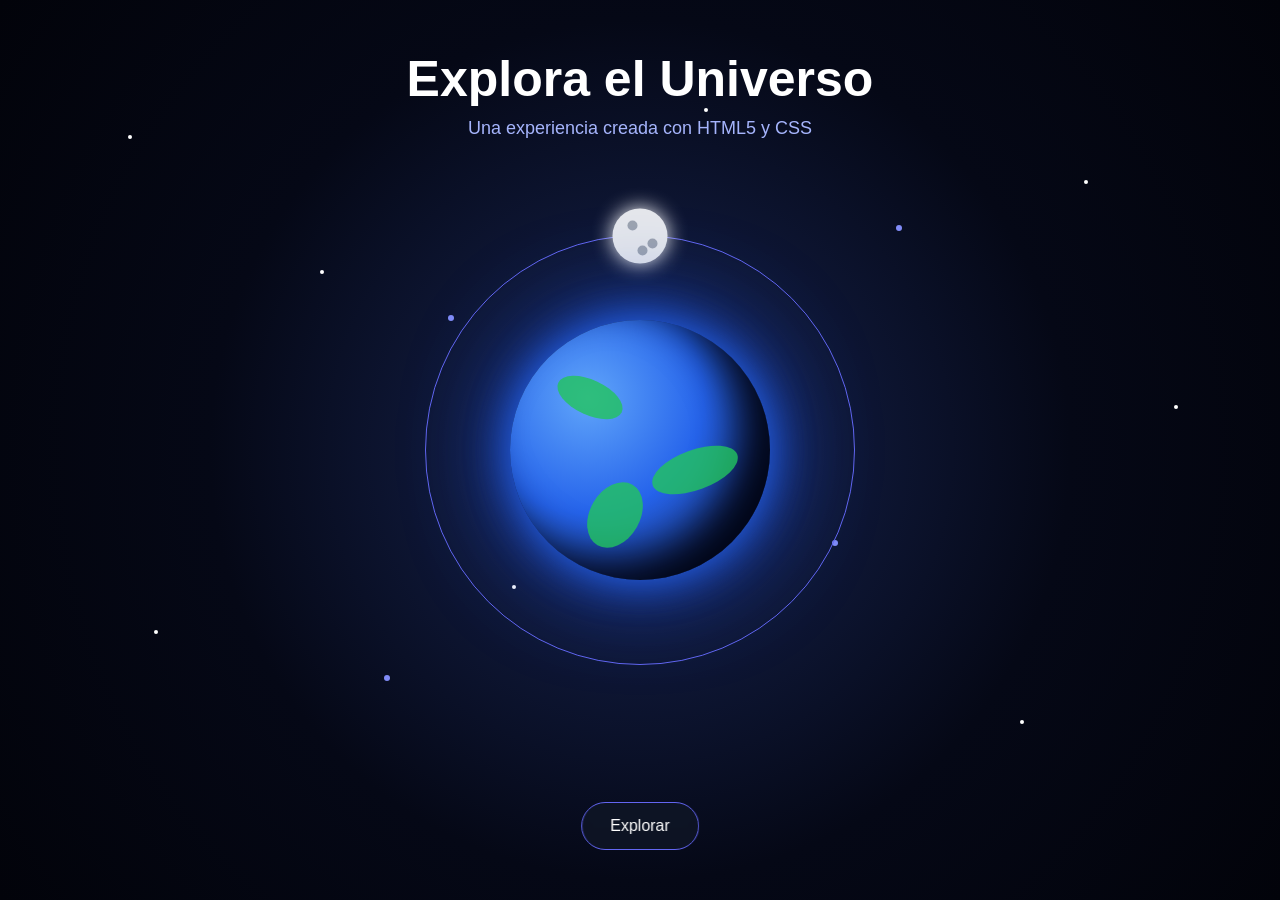
<file: index.html>
<!DOCTYPE html>
<html lang="es">
<head>
    <meta charset="UTF-8">
    <meta name="viewport" content="width=device-width, initial-scale=1.0">
    <title>Explora el Universo</title>
    <link rel="stylesheet" href="estilo.css">
</head>

<body>

    <div class="universo">

        <div class="titulo">
            <h1>Explora el Universo</h1>
            <p>Una experiencia creada con HTML5 y CSS</p>
        </div>

        <div class="estrella e1"></div>
        <div class="estrella e2"></div>
        <div class="estrella e3"></div>
        <div class="estrella e4"></div>
        <div class="estrella e5"></div>
        <div class="estrella e6"></div>
        <div class="estrella e7"></div>
        <div class="estrella e8"></div>

        <div class="particula p1"></div>
        <div class="particula p2"></div>
        <div class="particula p3"></div>
        <div class="particula p4"></div>

        <div class="planeta">
            <div class="continente c1"></div>
            <div class="continente c2"></div>
            <div class="continente c3"></div>
        </div>

        <div class="orbita">
            <div class="luna">
                <div class="crater cr1"></div>
                <div class="crater cr2"></div>
                <div class="crater cr3"></div>
            </div>
        </div>

        <div class="nave nave1">🚀</div>

        <div class="nave nave2">🛸</div>

        <div class="cometa">☄️</div>

        <a href="planetas.html" class="boton">
            Explorar
        </a>

    </div>

</body>
</html>
</file>
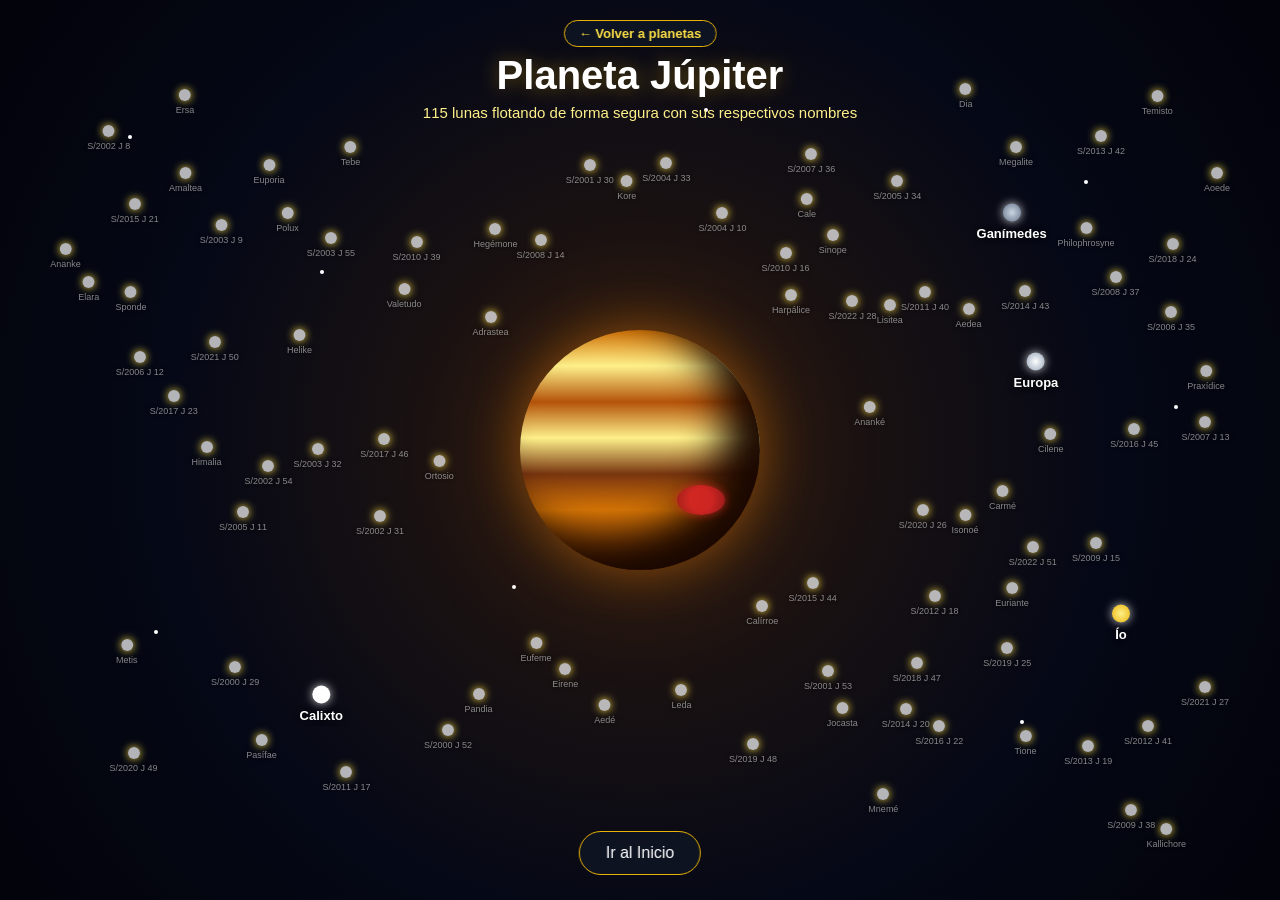
<file: jupiter.html>
<!DOCTYPE html>
<html lang="es">
<head>
    <meta charset="UTF-8">
    <meta name="viewport" content="width=device-width, initial-scale=1.0">
    <title>Planeta Júpiter y sus 115 Lunas sin Colisiones</title>
    <link rel="stylesheet" href="jupiter.css">
</head>

<body>

    <div class="universo" id="escenario">

        <header class="titulo">
            <a href="planetas.html" class="volver">← Volver a planetas</a>
            <h1>Planeta Júpiter</h1>
            <p>115 lunas flotando de forma segura con sus respectivos nombres</p>
        </header>

        <!-- Estrellas de fondo -->
        <div class="estrella e1"></div>
        <div class="estrella e2"></div>
        <div class="estrella e3"></div>
        <div class="estrella e4"></div>
        <div class="estrella e5"></div>
        <div class="estrella e6"></div>
        <div class="estrella e7"></div>
        <div class="estrella e8"></div>

        <!-- Planeta Júpiter Central -->
        <div class="planeta" id="planeta-júpiter">
            <div class="gran-mancha-roja"></div>
        </div>

        <!-- Contenedor general para todas las lunas -->
        <div id="contenedor-lunas"></div>

        <!-- Elementos espaciales -->
        <div class="nave nave1">🚀</div>
        <div class="nave nave2">🛸</div>
        <div class="cometa">☄️</div>

        <!-- Botón inferior -->
        <a href="index.html" class="boton">
            Ir al Inicio
        </a>

    </div>

    <script>
        // Principales lunas galileanas y destacadas de Júpiter
        const lunasDestacadas = [
            "Ío", "Europa", "Ganímedes", "Calixto", "Amaltea", "Himalia", "Elara", "Pasífae", 
            "Sinope", "Lisitea", "Carmé", "Ananké", "Leda", "Adrastea", "Metis", "Tebe", 
            "Calírroe", "Temisto", "Megalite", "Tione", "Jocasta", "Harpálice", "Praxídice", 
            "Ananke", "Isonoé", "Aedea", "Cale", "Eufeme", "Euriante", "Helike", "Ortosio", 
            "Sponde", "Aedé", "Euporia", "Hegémone", "Mnemé", "Aoede", "Kallichore", "Kore", 
            "Cilene", "Polux", "Dia", "Philophrosyne", "Eirene", "Valetudo", "Ersa", "Pandia"
        ];

        // Completa las 95 lunas
        const nombresLunas = [...lunasDestacadas];
        while (nombresLunas.length < 95) {
            const num = nombresLunas.length + 1;
            const anio = 2000 + (num % 23);
            nombresLunas.push(`S/${anio} J ${num - 40}`);
        }

        // Las 4 lunas principales
        const lunasGrandes = ["Ío", "Europa", "Ganímedes", "Calixto"];
        const contenedor = document.getElementById('contenedor-lunas');

        const anchoPantalla = window.innerWidth;
        const altoPantalla = window.innerHeight;

        // Centro de la pantalla (donde está Júpiter)
        const centroX = anchoPantalla / 2;
        const centroY = altoPantalla / 2;

        // Radio de exclusión para no tapar a Júpiter
        const radioExclusionPlaneta = 190; 

        const posicionesLunas = [];

        // Zonas de exclusión para textos y botones
        const zonasExclusionTexto = [
            { minX: centroX - 280, maxX: centroX + 280, minY: 0, maxY: 140 }, // Zona superior
            { minX: centroX - 140, maxX: centroX + 140, minY: altoPantalla - 100, maxY: altoPantalla } // Zona inferior
        ];

        function calcularDistancia(x1, y1, x2, y2) {
            const dx = x2 - x1;
            const dy = y2 - y1;
            return Math.sqrt(dx * dx + dy * dy);
        }

        function chocaConTexto(x, y) {
            return zonasExclusionTexto.some(zona => 
                x >= zona.minX && x <= zona.maxX && y >= zona.minY && y <= zona.maxY
            );
        }

        nombresLunas.forEach((nombre) => {
            const esGrande = lunasGrandes.includes(nombre);
            // Margen amplio para evitar que se amontonen las lunas grandes
            const margenSeguridad = esGrande ? 45 : 18; 

            let xValida = 0;
            let yValida = 0;
            let intentoValido = false;
            let maxIntentos = 1200;

            while (!intentoValido && maxIntentos > 0) {
                maxIntentos--;

                // Generar posición aleatoria respetando márgenes de los bordes
                const x = Math.random() * (anchoPantalla - 120) + 60;
                const y = Math.random() * (altoPantalla - 120) + 60;

                // 1. Evitar textos
                if (chocaConTexto(x, y)) continue;

                // 2. Evitar el centro (Júpiter)
                const distAlPlaneta = calcularDistancia(x, y, centroX, centroY);
                if (distAlPlaneta < radioExclusionPlaneta) continue;

                // 3. Evitar colisión con otras lunas
                let hayChoque = false;
                for (let pos of posicionesLunas) {
                    const distEntreLunas = calcularDistancia(x, y, pos.x, pos.y);
                    if (distEntreLunas < (margenSeguridad + pos.margen)) {
                        hayChoque = true;
                        break;
                    }
                }

                if (!hayChoque) {
                    xValida = x;
                    yValida = y;
                    intentoValido = true;
                }
            }

            posicionesLunas.push({ x: xValida, y: yValida, margen: margenSeguridad });

            // Crear el contenedor posicional de la luna
            const elemLuna = document.createElement('div');
            elemLuna.className = esGrande ? 'contenedor-luna-principal' : 'contenedor-luna-menor';
            
            // Posicionamiento absoluto correcto
            elemLuna.style.position = 'absolute';
            elemLuna.style.left = `${xValida}px`;
            elemLuna.style.top = `${yValida}px`;

            // Crear la animación de flotación
            const delay = (Math.random() * 3).toFixed(2);
            const duracion = (Math.random() * 2 + 3).toFixed(2);
            elemLuna.style.animation = `flotarLuna ${duracion}s ease-in-out ${delay}s infinite alternate`;

            // Crear elemento visual de la luna
            const cuerpoLuna = document.createElement('div');
            if (esGrande) {
                // Nombre formateado para la clase CSS (ejemplo: luna-io, luna-europa)
                const nombreClase = nombre.toLowerCase().normalize("NFD").replace(/[\u0300-\u036f]/g, "");
                cuerpoLuna.className = `luna-destacada luna-${nombreClase}`;
            } else {
                cuerpoLuna.className = 'punto-luna';
            }

            // Crear la etiqueta del nombre
            const etiqueta = document.createElement('span');
            etiqueta.className = esGrande ? 'nombre-luna-principal' : 'etiqueta-luna';
            etiqueta.textContent = nombre;

            elemLuna.appendChild(cuerpoLuna);
            elemLuna.appendChild(etiqueta);
            contenedor.appendChild(elemLuna);
        });
    </script>
</body>
</html>
</file>
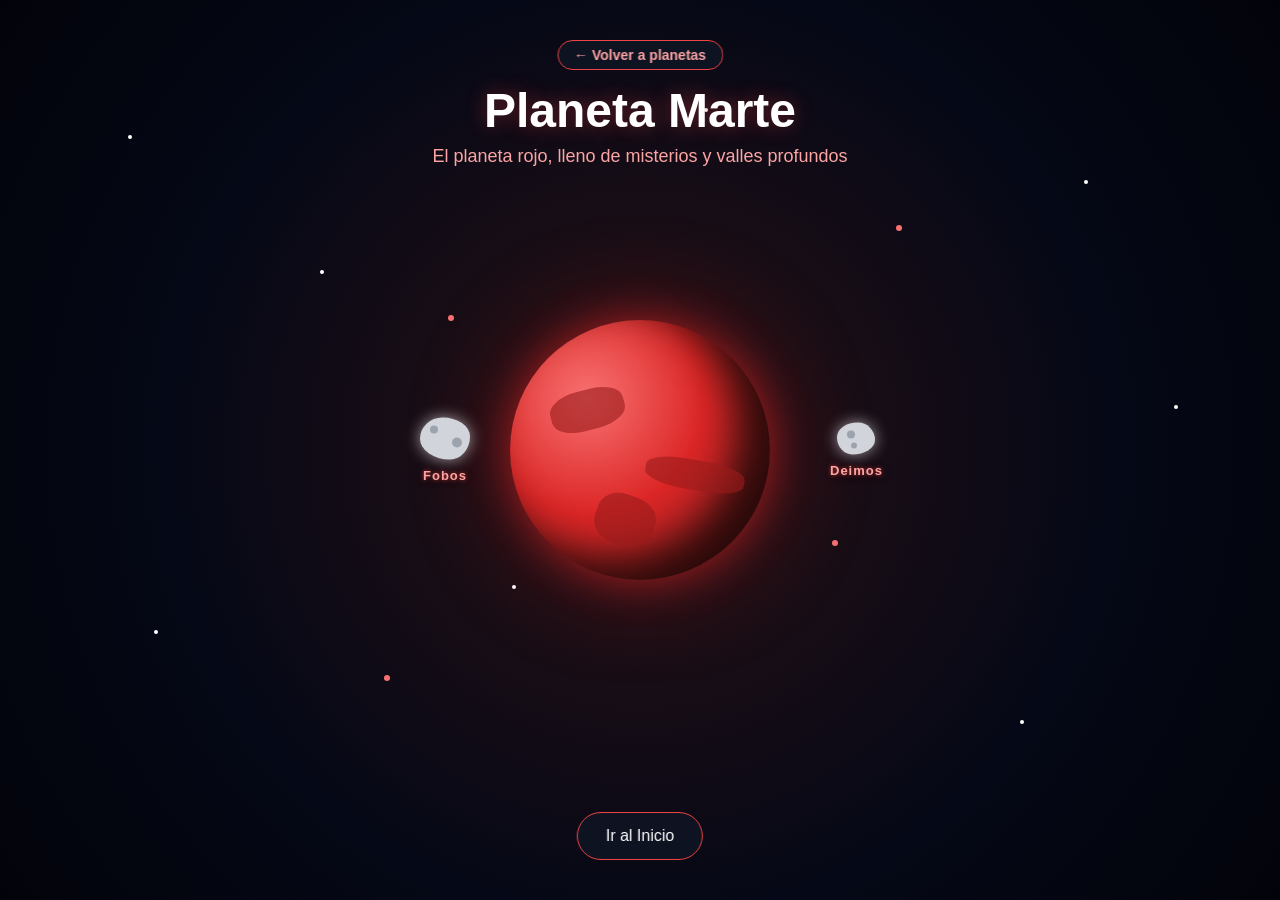
<file: marte.html>
<!DOCTYPE html>
<html lang="es">
<head>
    <meta charset="UTF-8">
    <meta name="viewport" content="width=device-width, initial-scale=1.0">
    <title>Planeta Marte - Fobos y Deimos</title>
    <link rel="stylesheet" href="marte.css">
</head>

<body>

    <div class="universo">

        <header class="titulo">
            <a href="planetas.html" class="volver">← Volver a planetas</a>
            <h1>Planeta Marte</h1>
            <p>El planeta rojo, lleno de misterios y valles profundos</p>
        </header>

        <!-- Estrellas de fondo -->
        <div class="estrella e1"></div>
        <div class="estrella e2"></div>
        <div class="estrella e3"></div>
        <div class="estrella e4"></div>
        <div class="estrella e5"></div>
        <div class="estrella e6"></div>
        <div class="estrella e7"></div>
        <div class="estrella e8"></div>

        <!-- Partículas flotantes -->
        <div class="particula p1"></div>
        <div class="particula p2"></div>
        <div class="particula p3"></div>
        <div class="particula p4"></div>

        <!-- Planeta Marte Central -->
        <div class="planeta">
            <div class="mancha m1"></div>
            <div class="mancha m2"></div>
            <div class="mancha m3"></div>
        </div>

        <!-- Luna 1: Fobos (al costado izquierdo) -->
        <div class="contenedor-luna fobos">
            <div class="luna fobos-img">
                <div class="crater cr1"></div>
                <div class="crater cr2"></div>
            </div>
            <span class="nombre-luna">Fobos</span>
        </div>

        <!-- Luna 2: Deimos (al costado derecho) -->
        <div class="contenedor-luna deimos">
            <div class="luna deimos-img">
                <div class="crater cr1"></div>
                <div class="crater cr3"></div>
            </div>
            <span class="nombre-luna">Deimos</span>
        </div>

        <!-- Elementos espaciales adicionales -->
        <div class="nave nave1">🚀</div>
        <div class="nave nave2">🛸</div>
        <div class="cometa">☄️</div>

        <!-- Botón inferior -->
        <a href="index.html" class="boton">
            Ir al Inicio
        </a>

    </div>

</body>
</html>
</file>
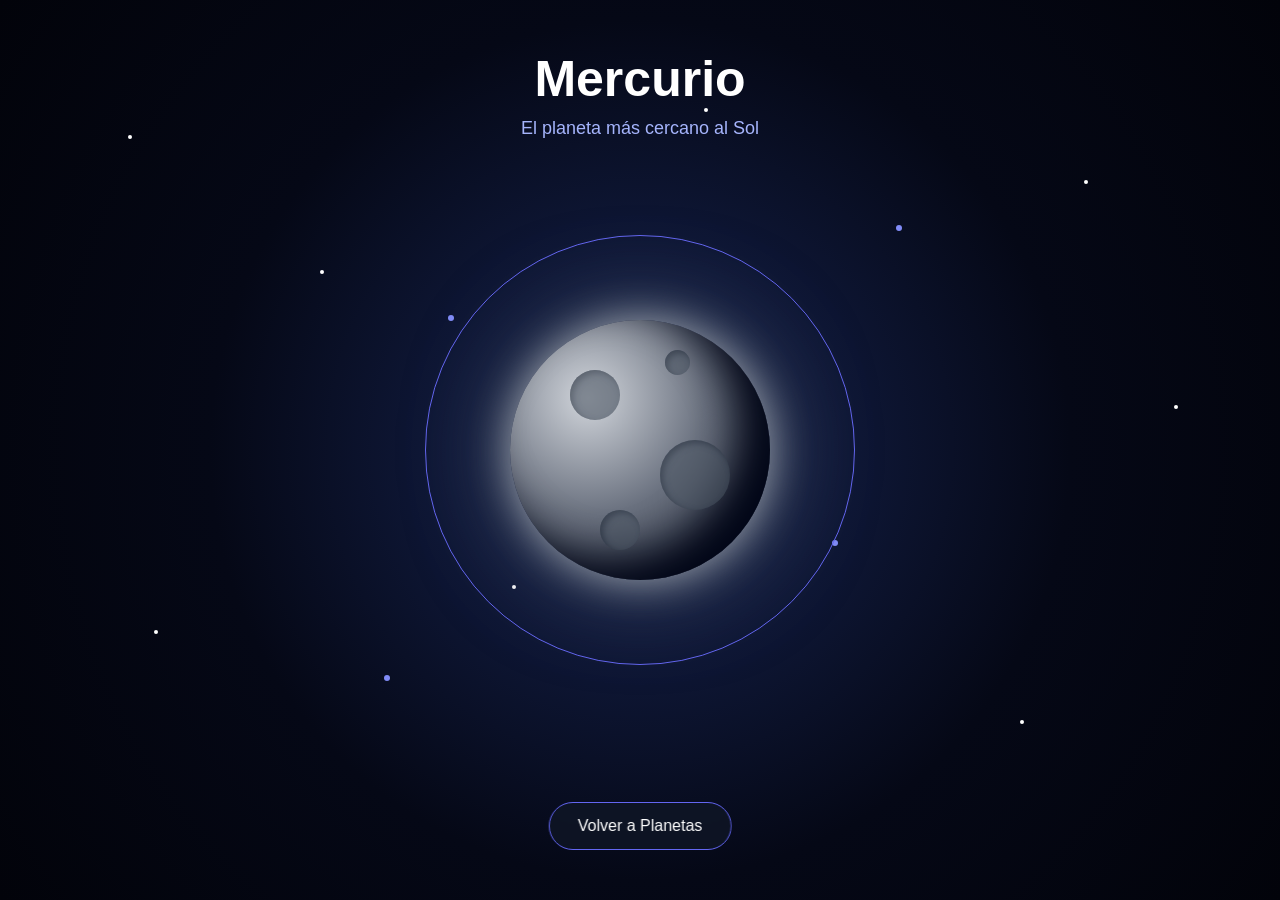
<file: mercurio.html>
<!DOCTYPE html>
<html lang="es">
<head>
    <meta charset="UTF-8">
    <meta name="viewport" content="width=device-width, initial-scale=1.0">
    <title>Planeta Mercurio</title>
    <link rel="stylesheet" href="mercurio.css">
</head>

<body>

    <div class="universo">

        <div class="titulo">
            <h1>Mercurio</h1>
            <p>El planeta más cercano al Sol</p>
        </div>

        <!-- Estrellas de fondo -->
        <div class="estrella e1"></div>
        <div class="estrella e2"></div>
        <div class="estrella e3"></div>
        <div class="estrella e4"></div>
        <div class="estrella e5"></div>
        <div class="estrella e6"></div>
        <div class="estrella e7"></div>
        <div class="estrella e8"></div>

        <!-- Partículas de luz -->
        <div class="particula p1"></div>
        <div class="particula p2"></div>
        <div class="particula p3"></div>
        <div class="particula p4"></div>

        <!-- Planeta Mercurio con cráteres -->
        <div class="planeta">
            <div class="crater-planeta cp1"></div>
            <div class="crater-planeta cp2"></div>
            <div class="crater-planeta cp3"></div>
            <div class="crater-planeta cp4"></div>
        </div>

        <!-- Órbita con la Luna -->
        <div class="orbita">
        </div>

        <!-- Elementos animados -->
        <div class="nave nave1">🚀</div>
        <div class="nave nave2">🛸</div>
        <div class="cometa">☄️</div>

        <!-- Botón para regresar -->
        <a href="planetas.html" class="boton">
            Volver a Planetas
        </a>

    </div>

</body>
</html>
</file>
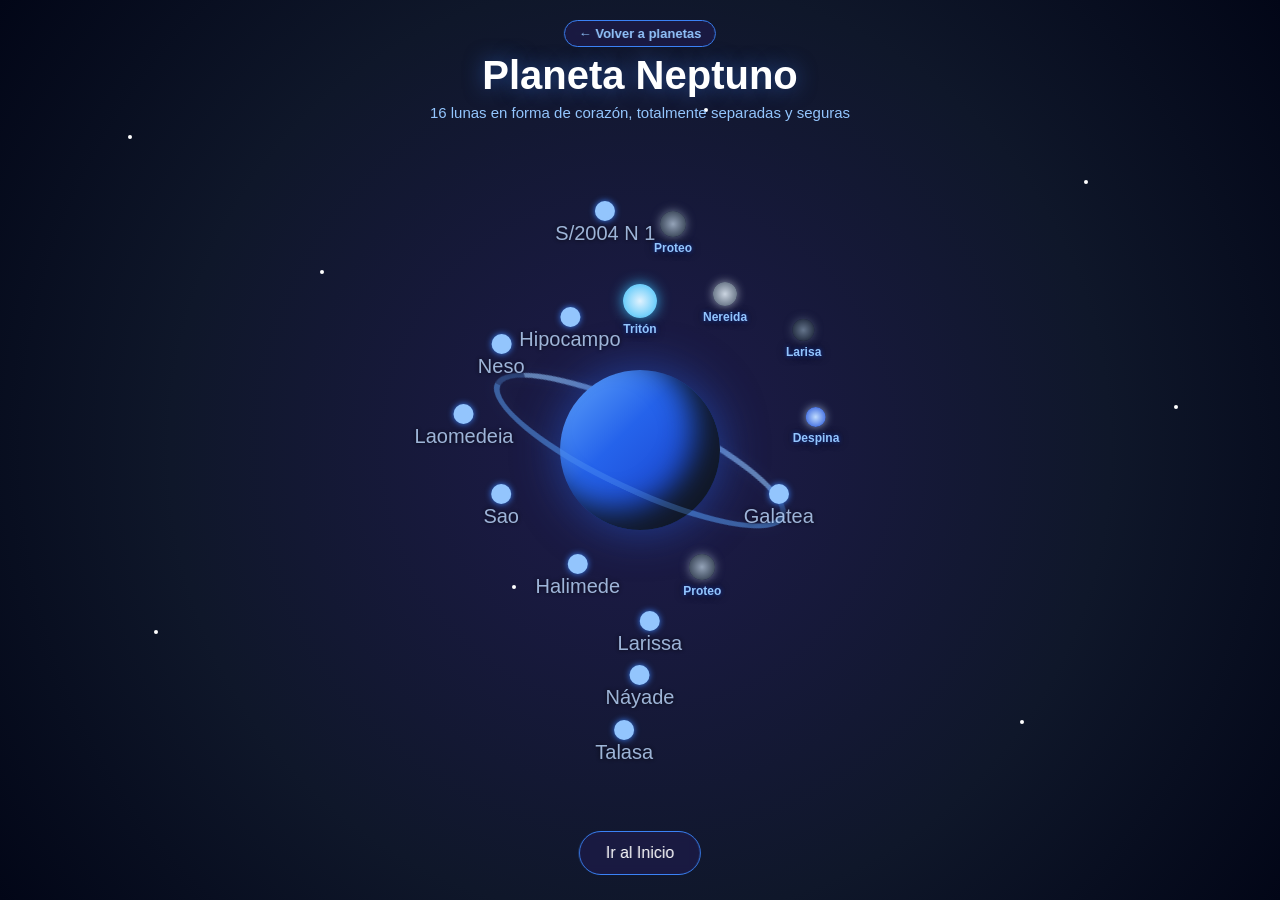
<file: neptuno.html>
<!DOCTYPE html>
<html lang="es">
<head>
    <meta charset="UTF-8">
    <meta name="viewport" content="width=device-width, initial-scale=1.0">
    <title>Planeta Neptuno y sus 16 Lunas en Forma de Corazón</title>
    <link rel="stylesheet" href="neptuno.css">
</head>

<body>

    <div class="universo" id="escenario">

        <header class="titulo">
            <a href="planetas.html" class="volver">← Volver a planetas</a>
            <h1>Planeta Neptuno</h1>
            <p>16 lunas en forma de corazón, totalmente separadas y seguras</p>
        </header>

        <!-- Estrellas de fondo -->
        <div class="estrella e1"></div>
        <div class="estrella e2"></div>
        <div class="estrella e3"></div>
        <div class="estrella e4"></div>
        <div class="estrella e5"></div>
        <div class="estrella e6"></div>
        <div class="estrella e7"></div>
        <div class="estrella e8"></div>

        <!-- Planeta Neptuno Central con Anillos -->
        <div class="planeta-contenedor" id="neptuno-centro">
            <div class="anillo-trasero"></div>
            <div class="planeta" id="planeta-neptuno"></div>
            <div class="anillo-frontal"></div>
        </div>

        <!-- Contenedor general para las 16 lunas -->
        <div id="contenedor-lunas"></div>

        <!-- Elementos espaciales -->
        <div class="nave nave1">🚀</div>
        <div class="nave nave2">🛸</div>
        <div class="cometa">☄️</div>

        <!-- Botón inferior -->
        <a href="index.html" class="boton">
            Ir al Inicio
        </a>

    </div>

    <script>
        const baseLunas = [
            "Tritón", "Proteo", "Nereida", "Larisa", "Despina",
            "Galatea", "Proteo", "Larissa", "Náyade", "Talasa",
            "Halimede", "Sao", "Laomedeia", "Neso", "Hipocampo", "S/2004 N 1"
        ];

        const nombresLunas = [];
        while (nombresLunas.length < 16) {
            nombresLunas.push(baseLunas[nombresLunas.length] || `S/2021 N ${nombresLunas.length}`);
        }

        const lunasGrandes = ["Tritón", "Proteo", "Nereida", "Larisa", "Despina"];
        const contenedor = document.getElementById('contenedor-lunas');

        function inicializarLunas() {
            contenedor.innerHTML = '';

            const anchoPantalla = window.innerWidth;
            const altoPantalla = window.innerHeight;

            const centroX = anchoPantalla / 2;
            const centroY = altoPantalla / 2;

            const radioExclusionPlaneta = 140; 
            const escalaFigura = 11; 
            const desplazamientoY = 20;

            const posicionesLunas = [];

            function calcularDistancia(x1, y1, x2, y2) {
                const dx = x2 - x1;
                const dy = y2 - y1;
                return Math.sqrt(dx * dx + dy * dy);
            }

            const fragmento = document.createDocumentFragment();

            nombresLunas.forEach((nombre, index) => {
                const esGrande = lunasGrandes.includes(nombre);
                // Margen de seguridad personalizado según el tamaño de la luna/etiqueta
                const margenSeguridad = esGrande ? 42 : 25; 

                // --- FORMULA MATEMÁTICA: CORAZÓN ---
                const t = (index / nombresLunas.length) * 2 * Math.PI;
                
                let xRel = 16 * Math.pow(Math.sin(t), 3);
                let yRel = -(13 * Math.cos(t) - 5 * Math.cos(2*t) - 2 * Math.cos(3*t) - Math.cos(4*t));

                let xValida = centroX + (xRel * escalaFigura);
                let yValida = centroY + desplazamientoY + (yRel * escalaFigura);

                // 1. Evitar choque con el planeta central
                const dxPlaneta = xValida - centroX;
                const dyPlaneta = yValida - centroY;
                const distanciaCentro = Math.sqrt(dxPlaneta * dxPlaneta + dyPlaneta * dyPlaneta);

                if (distanciaCentro < radioExclusionPlaneta) {
                    const factor = radioExclusionPlaneta / (distanciaCentro || 1);
                    xValida = centroX + dxPlaneta * factor;
                    yValida = centroY + dyPlaneta * factor;
                }

                // 2. Evitar choques entre las lunas ya ubicadas
                let intentosChoque = 0;
                let hayChoque = true;

                while (hayChoque && intentosChoque < 30) {
                    hayChoque = false;
                    for (let pos of posicionesLunas) {
                        const distanciaEntreLunas = calcularDistancia(xValida, yValida, pos.x, pos.y);
                        const distanciaMinimaRequerida = margenSeguridad + pos.margen;

                        if (distanciaEntreLunas < distanciaMinimaRequerida) {
                            hayChoque = true;
                            // Empujar ligeramente hacia afuera del centro para deshacer el solapamiento
                            const anguloEmpuje = Math.atan2(yValida - centroY, xValida - centroX);
                            xValida += Math.cos(anguloEmpuje) * 10;
                            yValida += Math.sin(anguloEmpuje) * 10;
                            break;
                        }
                    }
                    intentosChoque++;
                }

                // Guardar posición definitiva
                posicionesLunas.push({ x: xValida, y: yValida, margen: margenSeguridad });

                const elemLuna = document.createElement('div');
                elemLuna.className = esGrande ? 'contenedor-luna-principal' : 'contenedor-luna-menor';
                elemLuna.style.left = `${xValida}px`;
                elemLuna.style.top = `${yValida}px`;

                const delay = (Math.random() * 4).toFixed(2);
                const duracion = (Math.random() * 2 + 3).toFixed(2);
                elemLuna.style.animationDelay = `${delay}s`;
                elemLuna.style.animationDuration = `${duracion}s`;

                const cuerpoLuna = document.createElement('div');
                if (esGrande) {
                    cuerpoLuna.className = `luna luna-${nombre.toLowerCase().normalize("NFD").replace(/[\u0300-\u036f]/g, "").replace(/\s+/g, '')}`;
                } else {
                    cuerpoLuna.className = 'punto-luna';
                }

                const etiqueta = document.createElement('span');
                etiqueta.className = esGrande ? 'nombre-luna-principal' : 'etiqueta-luna';
                etiqueta.textContent = nombre;

                elemLuna.appendChild(cuerpoLuna);
                elemLuna.appendChild(etiqueta);
                fragmento.appendChild(elemLuna);
            });

            contenedor.appendChild(fragmento);
        }

        window.addEventListener('DOMContentLoaded', inicializarLunas);
    </script>

</body>
</html>
</file>
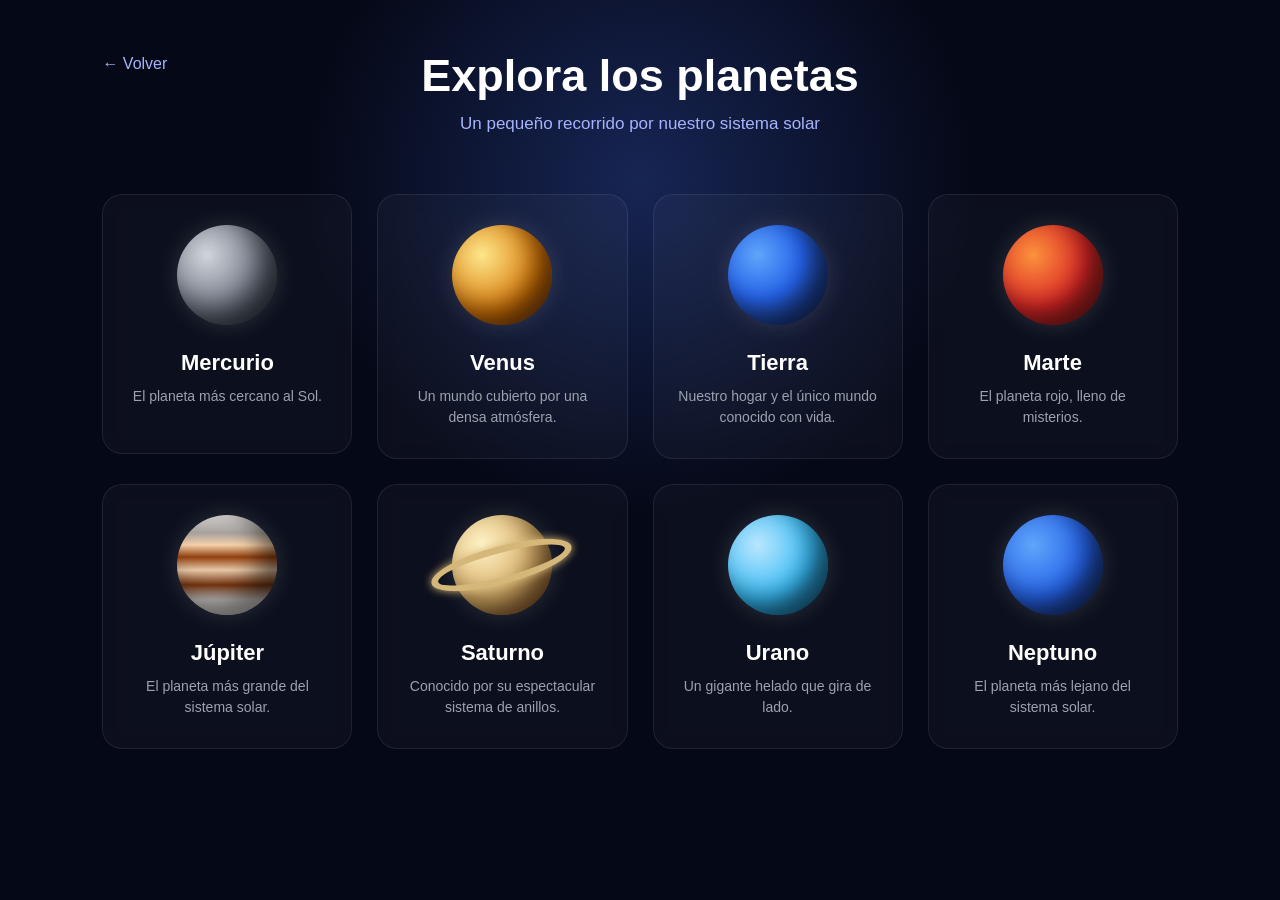
<file: planetas.html>
<!DOCTYPE html>
<html lang="es">
<head>
    <meta charset="UTF-8">
    <meta name="viewport" content="width=device-width, initial-scale=1.0">
    <title>Explora los Planetas</title>
    <link rel="stylesheet" href="planetas.css">
</head>

<body>

    <main class="universo">

        <header class="encabezado">
            <a href="index.html" class="volver">← Volver</a>

            <h1>Explora los planetas</h1>
            <p>Un pequeño recorrido por nuestro sistema solar</p>
        </header>

        <section class="planetas">

            <a href="mercurio.html" style="text-decoration: none; color: inherit;">
                <article class="tarjeta">
                    <div class="planeta mercurio"></div>
                    <h2>Mercurio</h2>
                    <p>El planeta más cercano al Sol.</p>
                </article>
            </a>

            <a href="venus.html" style="text-decoration: none; color: inherit;">
                <article class="tarjeta">
                    <div class="planeta venus"></div>
                    <h2>Venus</h2>
                    <p>Un mundo cubierto por una densa atmósfera.</p>
                </article>
            </a>

            <a href="tierra.html" style="text-decoration: none; color: inherit;">
                <article class="tarjeta">
                    <div class="planeta tierra"></div>
                    <h2>Tierra</h2>
                    <p>Nuestro hogar y el único mundo conocido con vida.</p>
                </article>
            </a>

            <a href="marte.html" style="text-decoration: none; color: inherit;">
                <article class="tarjeta">
                    <div class="planeta marte"></div>
                    <h2>Marte</h2>
                    <p>El planeta rojo, lleno de misterios.</p>
                </article>
            </a>

            <a href="jupiter.html" style="text-decoration: none; color: inherit;">
                <article class="tarjeta">
                    <div class="planeta jupiter"></div>
                    <h2>Júpiter</h2>
                    <p>El planeta más grande del sistema solar.</p>
                </article>
            </a>

            <a href="saturno.html" style="text-decoration: none; color: inherit;">
                <article class="tarjeta">
                    <div class="planeta saturno">
                        <div class="anillo"></div>
                    </div>
                    <h2>Saturno</h2>
                    <p>Conocido por su espectacular sistema de anillos.</p>
                </article>
            </a>

            <a href="urano.html" style="text-decoration: none; color: inherit;">
                <article class="tarjeta">
                    <div class="planeta urano"></div>
                    <h2>Urano</h2>
                    <p>Un gigante helado que gira de lado.</p>
                </article>
            </a>

            <a href="neptuno.html" style="text-decoration: none; color: inherit;">
                <article class="tarjeta">
                    <div class="planeta neptuno"></div>
                    <h2>Neptuno</h2>
                    <p>El planeta más lejano del sistema solar.</p>
                </article>
            </a>
            
        </section>

    </main>

</body>
</html>
</file>
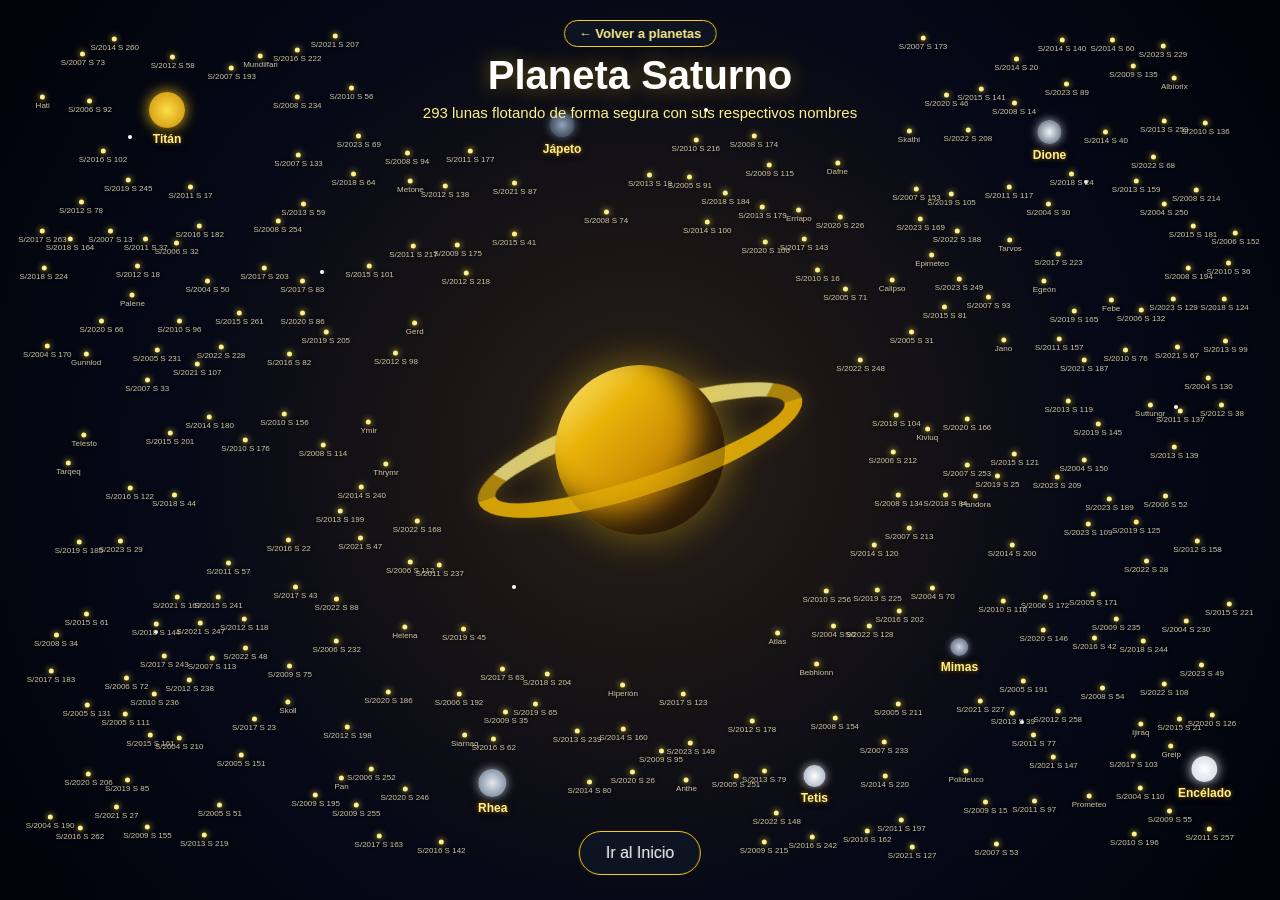
<file: saturno.html>
<!DOCTYPE html>
<html lang="es">
<head>
    <meta charset="UTF-8">
    <meta name="viewport" content="width=device-width, initial-scale=1.0">
    <title>Planeta Saturno y sus 293 Lunas sin Colisiones</title>
    <link rel="stylesheet" href="saturno.css">
</head>

<body>

    <div class="universo" id="escenario">

        <header class="titulo">
            <a href="planetas.html" class="volver">← Volver a planetas</a>
            <h1>Planeta Saturno</h1>
            <p>293 lunas flotando de forma segura con sus respectivos nombres</p>
        </header>

        <!-- Estrellas de fondo -->
        <div class="estrella e1"></div>
        <div class="estrella e2"></div>
        <div class="estrella e3"></div>
        <div class="estrella e4"></div>
        <div class="estrella e5"></div>
        <div class="estrella e6"></div>
        <div class="estrella e7"></div>
        <div class="estrella e8"></div>

        <!-- Planeta Saturno Central con Anillos -->
        <div class="planeta-contenedor" id="saturno-centro">
            <div class="anillo-trasero"></div>
            <div class="planeta" id="planeta-saturno"></div>
            <div class="anillo-frontal"></div>
        </div>

        <!-- Contenedor general para las 293 lunas -->
        <div id="contenedor-lunas"></div>

        <!-- Elementos espaciales -->
        <div class="nave nave1">🚀</div>
        <div class="nave nave2">🛸</div>
        <div class="cometa">☄️</div>

        <!-- Botón inferior -->
        <a href="index.html" class="boton">
            Ir al Inicio
        </a>

    </div>

    <script>
    // Principales lunas destacadas de Saturno
        const lunasDestacadas = [
            "Titán", "Encélado", "Rhea", "Dione", "Tetis", "Jápeto", "Mimas", "Hiperión", "Febe",
            "Jano", "Epimeteo", "Prometeo", "Pandora", "Helena", "Telesto", "Calipso", "Pan", 
            "Dafne", "Atlas", "Metone", "Anthe", "Palene", "Polideuco", "Egeón", "Siarnaq", "Tarqeq",
            "Albíorix", "Kiviuq", "Ijiraq", "Erriapo", "Tarvos", "Ymir", "Skathi", "Mundilfari", 
            "Suttungr", "Thrymr", "Bebhionn", "Gerd", "Gunnlod", "Skoll", "Greip", "Hati"
        ];

        // Generar nombres para completar las 293 lunas
        const nombresLunas = [...lunasDestacadas];
        while (nombresLunas.length < 293) {
            const num = nombresLunas.length + 1;
            const anio = 2004 + (num % 20);
            nombresLunas.push(`S/${anio} S ${num - 30}`);
        }

        const lunasGrandes = ["Titán", "Encélado", "Rhea", "Dione", "Tetis", "Jápeto", "Mimas"];
        const contenedor = document.getElementById('contenedor-lunas');

        const anchoPantalla = window.innerWidth;
        const altoPantalla = window.innerHeight;

        // Coordenadas del centro de Saturno
        const centroX = anchoPantalla / 2;
        const centroY = altoPantalla / 2;

        // Radio libre alrededor de Saturno (Planeta + Anillos)
        const radioExclusionPlaneta = 230; 

        // Guardar posiciones para evitar colisiones entre lunas
        const posicionesLunas = [];

        // Definir zonas libres de lunas alrededor de los textos
        // [minX, maxX, minY, maxY]
        const zonasExclusionTexto = [
            // 1. Zona superior (Título, subtítulo y botón de volver)
            { minX: centroX - 250, maxX: centroX + 250, minY: 0, maxY: 130 },
            // 2. Zona inferior (Botón de "Ir al Inicio")
            { minX: centroX - 120, maxX: centroX + 120, minY: altoPantalla - 90, maxY: altoPantalla }
        ];

        function calcularDistancia(x1, y1, x2, y2) {
            const dx = x2 - x1;
            const dy = y2 - y1;
            return Math.sqrt(dx * dx + dy * dy);
        }

        // Comprobar si un punto cae dentro de las zonas delimitadas por las palabras
        function chocaConTexto(x, y) {
            return zonasExclusionTexto.some(zona => 
                x >= zona.minX && x <= zona.maxX && y >= zona.minY && y <= zona.maxY
            );
        }

        // Algoritmo de distribución libre de colisiones (Planeta, Textos y Lunas)
        nombresLunas.forEach((nombre) => {
            const esGrande = lunasGrandes.includes(nombre);
            const margenSeguridad = esGrande ? 28 : 14; 

            let xValida = 0;
            let yValida = 0;
            let intentoValido = false;
            let maxIntentos = 1000;

            while (!intentoValido && maxIntentos > 0) {
                maxIntentos--;

                // Posición aleatoria dentro del área visible
                const x = Math.random() * (anchoPantalla - 80) + 40;
                const y = Math.random() * (altoPantalla - 80) + 40;

                // 1. Evitar choque con textos / títulos
                if (chocaConTexto(x, y)) {
                    continue;
                }

                // 2. Evitar choque con Saturno y sus anillos
                const distAlPlaneta = calcularDistancia(x, y, centroX, centroY);
                if (distAlPlaneta < radioExclusionPlaneta) {
                    continue; 
                }

                // 3. Evitar choque con otras lunas
                let hayChoque = false;
                for (let pos of posicionesLunas) {
                    const distEntreLunas = calcularDistancia(x, y, pos.x, pos.y);
                    if (distEntreLunas < (margenSeguridad + pos.margen)) {
                        hayChoque = true;
                        break;
                    }
                }

                if (!hayChoque) {
                    xValida = x;
                    yValida = y;
                    intentoValido = true;
                }
            }

            posicionesLunas.push({ x: xValida, y: yValida, margen: margenSeguridad });

            // Crear elemento en el DOM
            const elemLuna = document.createElement('div');
            elemLuna.className = esGrande ? 'contenedor-luna-principal' : 'contenedor-luna-menor';
            elemLuna.style.left = `${xValida}px`;
            elemLuna.style.top = `${yValida}px`;

            const delay = (Math.random() * 4).toFixed(2);
            const duracion = (Math.random() * 2 + 3).toFixed(2);
            elemLuna.style.animationDelay = `${delay}s`;
            elemLuna.style.animationDuration = `${duracion}s`;

            const cuerpoLuna = document.createElement('div');
            if (esGrande) {
                cuerpoLuna.className = `luna luna-${nombre.toLowerCase().normalize("NFD").replace(/[\u0300-\u036f]/g, "")}`;
            } else {
                cuerpoLuna.className = 'punto-luna';
            }

            const etiqueta = document.createElement('span');
            etiqueta.className = esGrande ? 'nombre-luna-principal' : 'etiqueta-luna';
            etiqueta.textContent = nombre;

            elemLuna.appendChild(cuerpoLuna);
            elemLuna.appendChild(etiqueta);
            contenedor.appendChild(elemLuna);
        });
    </script>

</body>
</html>
</file>
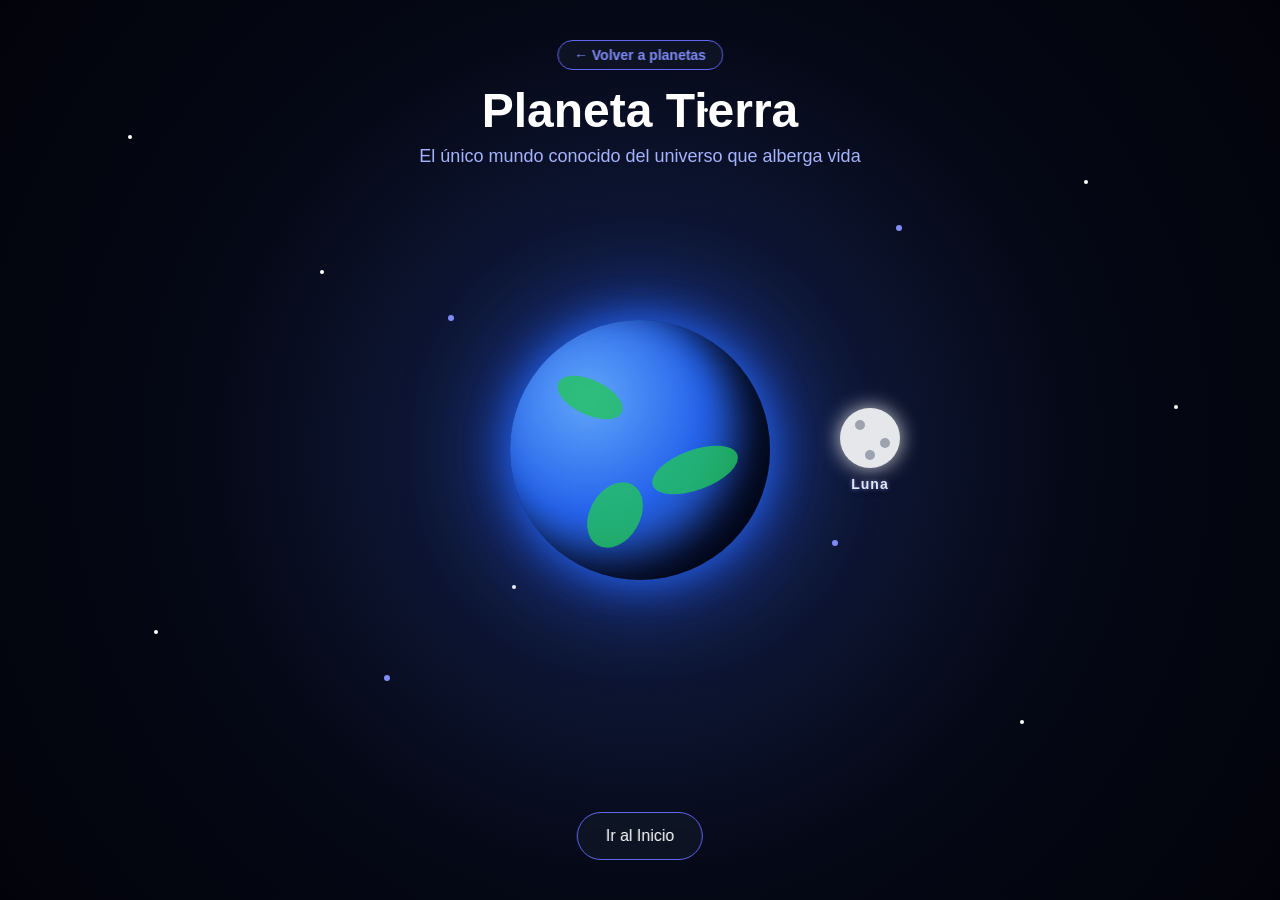
<file: tierra.html>
<!DOCTYPE html>
<html lang="es">
<head>
    <meta charset="UTF-8">
    <meta name="viewport" content="width=device-width, initial-scale=1.0">
    <title>Planeta Tierra - La Luna</title>
    <link rel="stylesheet" href="tierra.css">
</head>

<body>

    <div class="universo">

        <header class="titulo">
            <a href="planetas.html" class="volver">← Volver a planetas</a>
            <h1>Planeta Tierra</h1>
            <p>El único mundo conocido del universo que alberga vida</p>
        </header>

        <!-- Estrellas de fondo -->
        <div class="estrella e1"></div>
        <div class="estrella e2"></div>
        <div class="estrella e3"></div>
        <div class="estrella e4"></div>
        <div class="estrella e5"></div>
        <div class="estrella e6"></div>
        <div class="estrella e7"></div>
        <div class="estrella e8"></div>

        <!-- Partículas flotantes -->
        <div class="particula p1"></div>
        <div class="particula p2"></div>
        <div class="particula p3"></div>
        <div class="particula p4"></div>

        <!-- Planeta Tierra Central -->
        <div class="planeta">
            <div class="continente c1"></div>
            <div class="continente c2"></div>
            <div class="continente c3"></div>
        </div>

        <!-- Contenedor estático de la Luna al costado del planeta -->
        <div class="contenedor-luna">
            <div class="luna">
                <div class="crater cr1"></div>
                <div class="crater cr2"></div>
                <div class="crater cr3"></div>
            </div>
            <span class="nombre-luna">Luna</span>
        </div>

        <!-- Elementos espaciales adicionales -->
        <div class="nave nave1">🚀</div>
        <div class="nave nave2">🛸</div>
        <div class="cometa">☄️</div>

        <!-- Botón inferior -->
        <a href="index.html" class="boton">
            Ir al Inicio
        </a>

    </div>

</body>
</html>
</file>
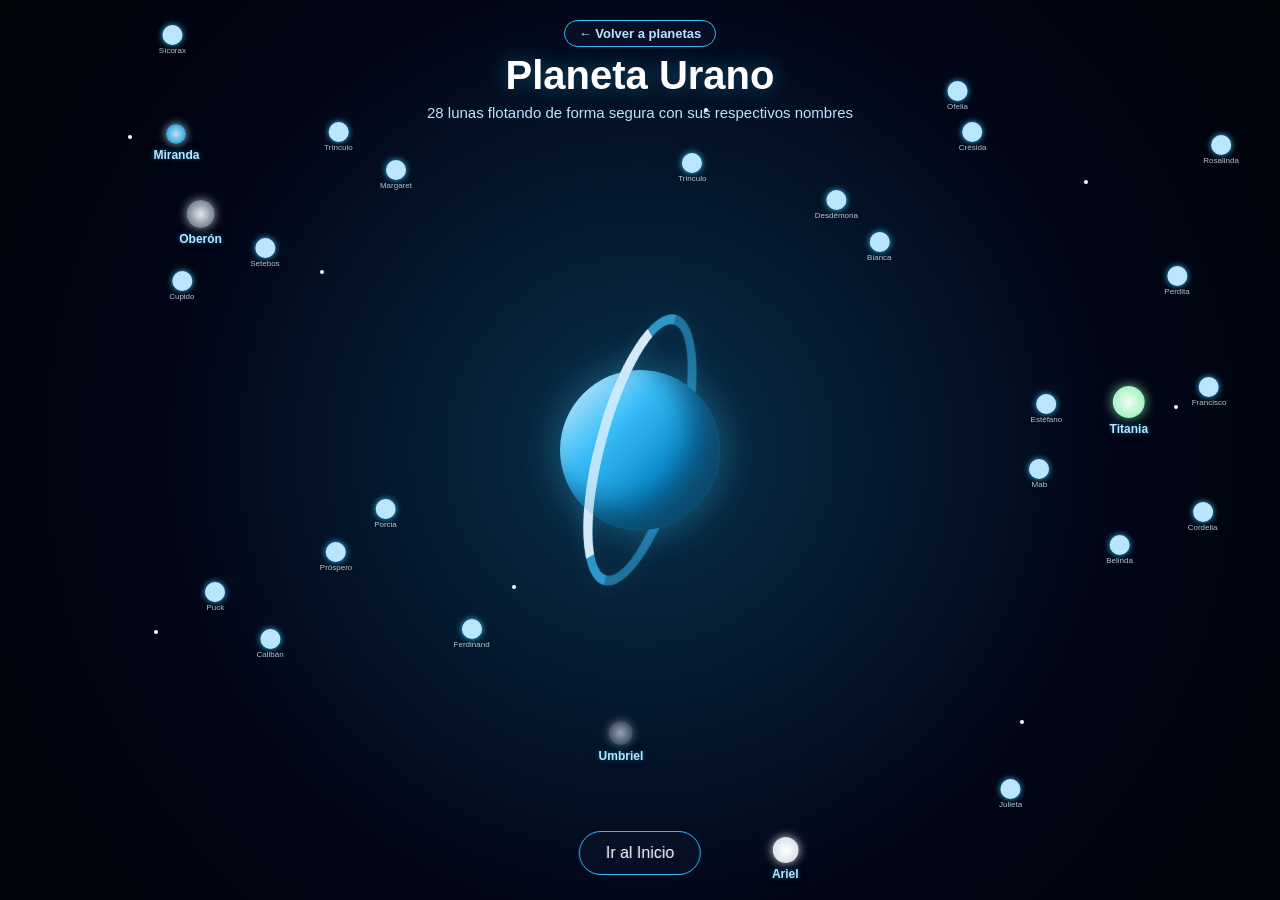
<file: urano.html>
<!DOCTYPE html>
<html lang="es">
<head>
    <meta charset="UTF-8">
    <meta name="viewport" content="width=device-width, initial-scale=1.0">
    <title>Planeta Urano y sus 28 Lunas sin Colisiones</title>
    <link rel="stylesheet" href="urano.css">
</head>

<body>

    <div class="universo" id="escenario">

        <header class="titulo">
            <a href="planetas.html" class="volver">← Volver a planetas</a>
            <h1>Planeta Urano</h1>
            <p>28 lunas flotando de forma segura con sus respectivos nombres</p>
        </header>

        <!-- Estrellas de fondo -->
        <div class="estrella e1"></div>
        <div class="estrella e2"></div>
        <div class="estrella e3"></div>
        <div class="estrella e4"></div>
        <div class="estrella e5"></div>
        <div class="estrella e6"></div>
        <div class="estrella e7"></div>
        <div class="estrella e8"></div>

        <!-- Planeta Urano Central con Anillos -->
        <div class="planeta-contenedor" id="urano-centro">
            <div class="anillo-trasero"></div>
            <div class="planeta" id="planeta-urano"></div>
            <div class="anillo-frontal"></div>
        </div>

        <!-- Contenedor general para las 28 lunas -->
        <div id="contenedor-lunas"></div>

        <!-- Elementos espaciales -->
        <div class="nave nave1">🚀</div>
        <div class="nave nave2">🛸</div>
        <div class="cometa">☄️</div>

        <!-- Botón inferior -->
        <a href="index.html" class="boton">
            Ir al Inicio
        </a>

    </div>

    <script>
        // Principales lunas destacadas de Urano (las 5 grandes) y el resto de oficiales hasta 28
        const baseLunas = [
            "Titania", "Oberón", "Umbriel", "Ariel", "Miranda",
            "Puck", "Julieta", "Porcia", "Crésida", "Desdémona",
            "Rosalinda", "Belinda", "Perdita", "Cupido", "Francisco",
            "Calibán", "Estéfano", "Trínculo", "Sícorax", "Margaret",
            "Próspero", "Setebos", "Ferdinand", "Mab", "Cordelia",
            "Ofelia", "Bianca", "Trinculo"
        ];

        const nombresLunas = [];
        while (nombresLunas.length < 28) {
            nombresLunas.push(baseLunas[nombresLunas.length] || `S/2003 U ${nombresLunas.length + 1}`);
        }

        const lunasGrandes = ["Titania", "Oberón", "Umbriel", "Ariel", "Miranda"];
        const contenedor = document.getElementById('contenedor-lunas');

        function inicializarLunas() {
            contenedor.innerHTML = '';

            const anchoPantalla = window.innerWidth;
            const altoPantalla = window.innerHeight;

            const centroX = anchoPantalla / 2;
            const centroY = altoPantalla / 2;

            // Radio libre alrededor de Urano y sus anillos
            const radioExclusionPlaneta = 210; 

            const posicionesLunas = [];
            const zonasExclusionTexto = [
                { minX: centroX - 250, maxX: centroX + 250, minY: 0, maxY: 130 },
                { minX: centroX - 120, maxX: centroX + 120, minY: altoPantalla - 90, maxY: altoPantalla }
            ];

            function calcularDistancia(x1, y1, x2, y2) {
                const dx = x2 - x1;
                const dy = y2 - y1;
                return Math.sqrt(dx * dx + dy * dy);
            }

            function chocaConTexto(x, y) {
                return zonasExclusionTexto.some(zona => 
                    x >= zona.minX && x <= zona.maxX && y >= zona.minY && y <= zona.maxY
                );
            }

            const fragmento = document.createDocumentFragment();

            nombresLunas.forEach((nombre) => {
                const esGrande = lunasGrandes.includes(nombre);
                const margenSeguridad = esGrande ? 32 : 16; 

                let xValida = 0;
                let yValida = 0;
                let intentoValido = false;
                let maxIntentos = 500;

                while (!intentoValido && maxIntentos > 0) {
                    maxIntentos--;

                    const x = Math.random() * (anchoPantalla - 80) + 40;
                    const y = Math.random() * (altoPantalla - 80) + 40;

                    if (chocaConTexto(x, y)) continue;

                    const distAlPlaneta = calcularDistancia(x, y, centroX, centroY);
                    if (distAlPlaneta < radioExclusionPlaneta) continue; 

                    let hayChoque = false;
                    for (let pos of posicionesLunas) {
                        if (calcularDistancia(x, y, pos.x, pos.y) < (margenSeguridad + pos.margen)) {
                            hayChoque = true;
                            break;
                        }
                    }

                    if (!hayChoque) {
                        xValida = x;
                        yValida = y;
                        intentoValido = true;
                    }
                }

                if (!intentoValido) {
                    xValida = Math.random() * (anchoPantalla - 80) + 40;
                    yValida = Math.random() * (altoPantalla - 80) + 40;
                }

                posicionesLunas.push({ x: xValida, y: yValida, margen: margenSeguridad });

                const elemLuna = document.createElement('div');
                elemLuna.className = esGrande ? 'contenedor-luna-principal' : 'contenedor-luna-menor';
                elemLuna.style.left = `${xValida}px`;
                elemLuna.style.top = `${yValida}px`;

                const delay = (Math.random() * 4).toFixed(2);
                const duracion = (Math.random() * 2 + 3).toFixed(2);
                elemLuna.style.animationDelay = `${delay}s`;
                elemLuna.style.animationDuration = `${duracion}s`;

                const cuerpoLuna = document.createElement('div');
                if (esGrande) {
                    cuerpoLuna.className = `luna luna-${nombre.toLowerCase().normalize("NFD").replace(/[\u0300-\u036f]/g, "")}`;
                } else {
                    cuerpoLuna.className = 'punto-luna';
                }

                const etiqueta = document.createElement('span');
                etiqueta.className = esGrande ? 'nombre-luna-principal' : 'etiqueta-luna';
                etiqueta.textContent = nombre;

                elemLuna.appendChild(cuerpoLuna);
                elemLuna.appendChild(etiqueta);
                fragmento.appendChild(elemLuna);
            });

            contenedor.appendChild(fragmento);
        }

        window.addEventListener('DOMContentLoaded', inicializarLunas);
    </script>

</body>
</html>
</file>
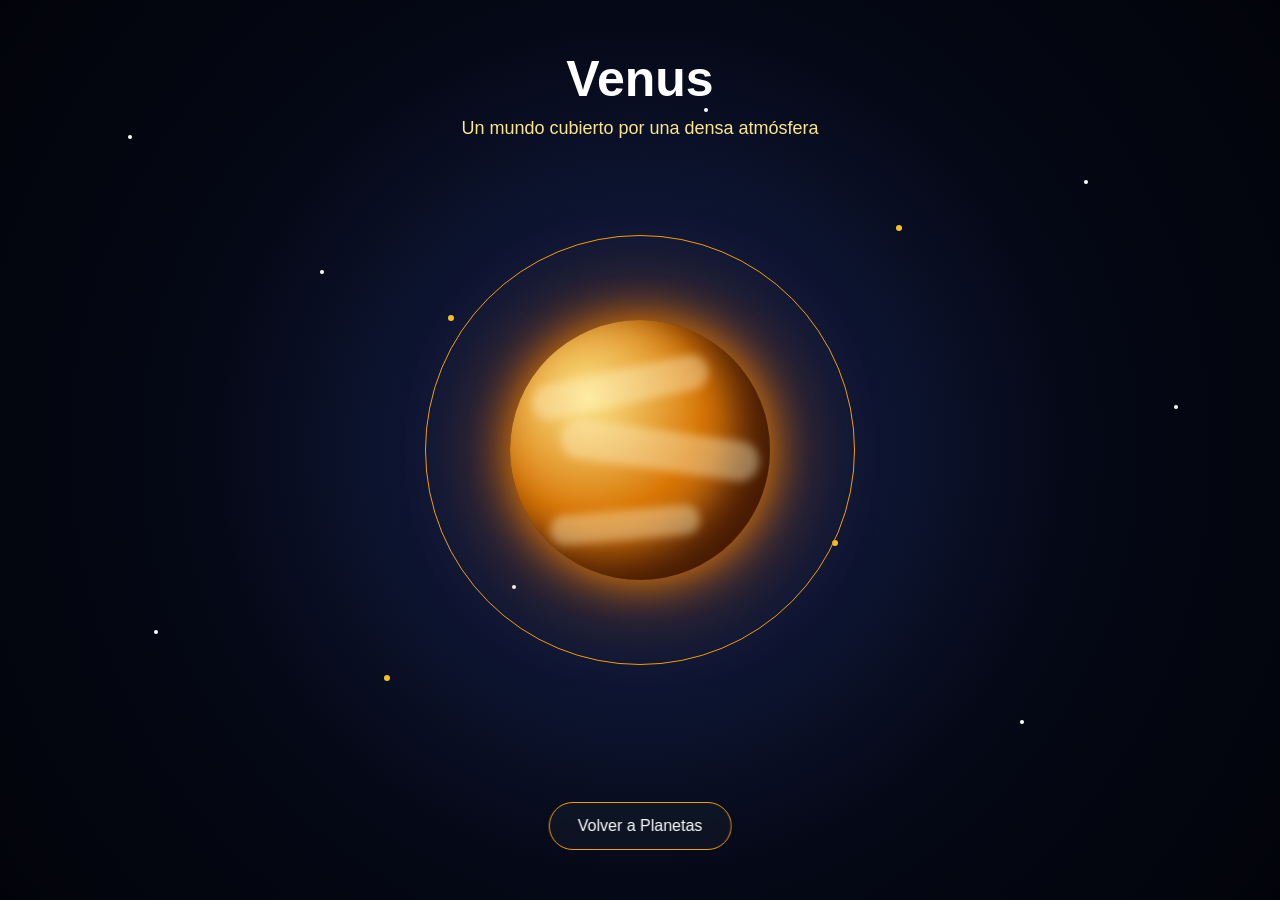
<file: venus.html>
<html lang="es">
<head>
    <meta charset="UTF-8">
    <meta name="viewport" content="width=device-width, initial-scale=1.0">
    <title>Planeta Venus</title>
    <link rel="stylesheet" href="venus.css">
</head>

<body>

    <div class="universo">

        <div class="titulo">
            <h1>Venus</h1>
            <p>Un mundo cubierto por una densa atmósfera</p>
        </div>

        <!-- Estrellas de fondo -->
        <div class="estrella e1"></div>
        <div class="estrella e2"></div>
        <div class="estrella e3"></div>
        <div class="estrella e4"></div>
        <div class="estrella e5"></div>
        <div class="estrella e6"></div>
        <div class="estrella e7"></div>
        <div class="estrella e8"></div>

        <!-- Partículas de luz -->
        <div class="particula p1"></div>
        <div class="particula p2"></div>
        <div class="particula p3"></div>
        <div class="particula p4"></div>

        <!-- Planeta Venus con remolinos atmosféricos -->
        <div class="planeta">
            <div class="nube n1"></div>
            <div class="nube n2"></div>
            <div class="nube n3"></div>
        </div>

        <!-- Órbita con la Luna -->
        <div class="orbita">
        </div>

        <!-- Elementos animados -->
        <div class="nave nave1">🚀</div>
        <div class="nave nave2">🛸</div>
        <div class="cometa">☄️</div>

        <!-- Botón para regresar -->
        <a href="planetas.html" class="boton">
            Volver a Planetas
        </a>

    </div>

</body>
</html>
</file>
<file: estilo.css>
* {
    margin: 0;
    padding: 0;
    box-sizing: border-box;
}

body {
    min-height: 100vh;
    overflow: hidden;
    font-family: Arial, sans-serif;
    background: #050816;
    color: white;
}

.universo {
    width: 100%;
    height: 100vh;
    position: relative;
    overflow: hidden;
    background: radial-gradient(
        circle at center,
        #172554 0%,
        #050816 55%,
        #02030a 100%
    );
}

.titulo {
    position: absolute;
    top: 50px;
    left: 50%;
    transform: translateX(-50%);
    text-align: center;
    z-index: 10;
    animation: aparecer 2s ease;
}

.titulo h1 {
    font-size: 50px;
    margin-bottom: 10px;
}

.titulo p {
    color: #a5b4fc;
    font-size: 18px;
}

.estrella {
    position: absolute;
    width: 4px;
    height: 4px;
    background: white;
    border-radius: 50%;
    animation: parpadear 2s infinite alternate;
}

.e1 {
    top: 15%;
    left: 10%;
}

.e2 {
    top: 30%;
    left: 25%;
    animation-delay: .5s;
}

.e3 {
    top: 20%;
    right: 15%;
    animation-delay: 1s;
}

.e4 {
    top: 70%;
    left: 12%;
    animation-delay: .8s;
}

.e5 {
    top: 80%;
    right: 20%;
    animation-delay: 1.5s;
}

.e6 {
    top: 45%;
    right: 8%;
    animation-delay: .3s;
}

.e7 {
    top: 65%;
    left: 40%;
    animation-delay: 1.2s;
}

.e8 {
    top: 12%;
    left: 55%;
    animation-delay: .7s;
}

.planeta {
    width: 260px;
    height: 260px;
    position: absolute;
    top: 50%;
    left: 50%;
    transform: translate(-50%, -50%);
    border-radius: 50%;
    background: radial-gradient(
        circle at 30% 30%,
        #60a5fa,
        #2563eb 45%,
        #172554 100%
    );
    box-shadow:
        0 0 40px #2563eb,
        0 0 100px #1d4ed8,
        inset -30px -20px 40px #020617;
    transition: transform .5s ease;
    animation: flotar 4s ease-in-out infinite;
    z-index: 4;
}

.planeta:hover {
    transform: translate(-50%, -50%) scale(1.08);
}

.continente {
    position: absolute;
    background: #22c55e;
    border-radius: 50%;
    opacity: .8;
}

.c1 {
    width: 70px;
    height: 35px;
    top: 60px;
    left: 45px;
    transform: rotate(25deg);
}

.c2 {
    width: 90px;
    height: 40px;
    top: 130px;
    right: 30px;
    transform: rotate(-20deg);
}

.c3 {
    width: 50px;
    height: 70px;
    bottom: 30px;
    left: 80px;
    transform: rotate(30deg);
}

.orbita {
    width: 430px;
    height: 430px;
    border: 1px solid #6366f1;
    border-radius: 50%;
    position: absolute;
    top: 50%;
    left: 50%;
    transform: translate(-50%, -50%);
    animation: girar 10s linear infinite;
}

.luna {
    width: 55px;
    height: 55px;
    background: #e5e7eb;
    border-radius: 50%;
    position: absolute;
    top: 0;
    left: 50%;
    transform: translate(-50%, -50%);
    box-shadow: 0 0 20px white;
}

.crater {
    position: absolute;
    width: 10px;
    height: 10px;
    background: #9ca3af;
    border-radius: 50%;
}

.cr1 {
    top: 12px;
    left: 15px;
}

.cr2 {
    top: 30px;
    right: 10px;
}

.cr3 {
    bottom: 8px;
    left: 25px;
}

.nave {
    position: absolute;
    font-size: 45px;
    z-index: 8;
}

.nave1 {
    left: -100px;
    top: 65%;
    animation: nave1 8s linear infinite;
}

.nave2 {
    right: -100px;
    top: 30%;
    animation: nave2 10s linear infinite;
}

.cometa {
    position: absolute;
    top: 20%;
    left: -150px;
    font-size: 40px;
    animation: cometa 6s linear infinite;
    z-index: 5;
}

.particula {
    position: absolute;
    width: 6px;
    height: 6px;
    border-radius: 50%;
    background: #818cf8;
    animation: particula 5s ease-in-out infinite;
}

.p1 {
    top: 35%;
    left: 35%;
}

.p2 {
    top: 60%;
    left: 65%;
    animation-delay: 1s;
}

.p3 {
    top: 25%;
    left: 70%;
    animation-delay: 2s;
}

.p4 {
    top: 75%;
    left: 30%;
    animation-delay: 1.5s;
}

.boton {
    position: absolute;
    bottom: 50px;
    left: 50%;
    transform: translateX(-50%);
    padding: 14px 28px;
    border: 1px solid #6366f1;
    border-radius: 30px;
    color: white;
    text-decoration: none;
    background: #111827aa;
    backdrop-filter: blur(5px);
    transition: .3s;
    z-index: 10;
}

.boton:hover {
    background: #4f46e5;
    transform: translateX(-50%) scale(1.08);
    box-shadow: 0 0 25px #6366f1;
}

@keyframes aparecer {
    from {
        opacity: 0;
        transform: translate(-50%, -30px);
    }

    to {
        opacity: 1;
        transform: translate(-50%, 0);
    }
}

@keyframes flotar {
    0%, 100% {
        margin-top: 0;
    }

    50% {
        margin-top: -15px;
    }
}

@keyframes girar {
    from {
        transform: translate(-50%, -50%) rotate(0deg);
    }

    to {
        transform: translate(-50%, -50%) rotate(360deg);
    }
}

@keyframes parpadear {
    from {
        opacity: .2;
        transform: scale(.7);
    }

    to {
        opacity: 1;
        transform: scale(1.5);
    }
}

@keyframes nave1 {
    0% {
        left: -100px;
        transform: rotate(10deg);
    }

    50% {
        left: 50%;
        transform: rotate(-5deg);
    }

    100% {
        left: 110%;
        transform: rotate(10deg);
    }
}

@keyframes nave2 {
    0% {
        right: -100px;
        transform: rotate(-10deg);
    }

    50% {
        right: 50%;
        transform: rotate(5deg);
    }

    100% {
        right: 110%;
        transform: rotate(-10deg);
    }
}

@keyframes cometa {
    0% {
        left: -150px;
        top: 15%;
        transform: rotate(20deg);
    }

    100% {
        left: 110%;
        top: 55%;
        transform: rotate(20deg);
    }
}

@keyframes particula {
    0%, 100% {
        transform: translateY(0) scale(1);
        opacity: .3;
    }

    50% {
        transform: translateY(-50px) scale(1.8);
        opacity: 1;
    }
}

@media (max-width: 768px) {
    .titulo h1 {
        font-size: 35px;
    }

    .titulo p {
        font-size: 15px;
    }

    .planeta {
        width: 200px;
        height: 200px;
    }

    .orbita {
        width: 320px;
        height: 320px;
    }

    .nave {
        font-size: 30px;
    }

    .cometa {
        font-size: 30px;
    }
}
</file>
<file: jupiter.css>
* {
    margin: 0;
    padding: 0;
    box-sizing: border-box;
}

body {
    min-height: 100vh;
    overflow: hidden;
    font-family: Arial, sans-serif;
    background: #050816;
    color: white;
}

.universo {
    width: 100%;
    height: 100vh;
    position: relative;
    overflow: hidden;
    background: radial-gradient(
        circle at center,
        #2d1b0e 0%,
        #050816 60%,
        #02030a 100%
    );
}

/* Encabezado */
.titulo {
    position: absolute;
    top: 20px;
    left: 50%;
    transform: translateX(-50%);
    text-align: center;
    z-index: 10;
    animation: aparecer 2s ease;
    display: flex;
    flex-direction: column;
    align-items: center;
    gap: 6px;
    pointer-events: none;
}

.volver {
    pointer-events: auto;
    color: #fde047;
    text-decoration: none;
    font-size: 13px;
    font-weight: bold;
    padding: 5px 14px;
    border: 1px solid #eab308;
    border-radius: 20px;
    background: #111827aa;
    backdrop-filter: blur(5px);
    transition: 0.3s;
}

.volver:hover {
    background: #ca8a04;
    color: white;
    box-shadow: 0 0 15px #eab308;
}

.titulo h1 {
    font-size: 40px;
    text-shadow: 0 0 20px rgba(234, 179, 8, 0.4);
}

.titulo p {
    color: #fef08a;
    font-size: 15px;
}

/* Estrellas Parpadeantes */
.estrella {
    position: absolute;
    width: 4px;
    height: 4px;
    background: white;
    border-radius: 50%;
    animation: parpadear 2s infinite alternate;
}

.e1 { top: 15%; left: 10%; }
.e2 { top: 30%; left: 25%; animation-delay: .5s; }
.e3 { top: 20%; right: 15%; animation-delay: 1s; }
.e4 { top: 70%; left: 12%; animation-delay: .8s; }
.e5 { top: 80%; right: 20%; animation-delay: 1.5s; }
.e6 { top: 45%; right: 8%; animation-delay: .3s; }
.e7 { top: 65%; left: 40%; animation-delay: 1.2s; }
.e8 { top: 12%; left: 55%; animation-delay: .7s; }

/* Planeta Júpiter Central */
.planeta {
    width: 240px;
    height: 240px;
    position: absolute;
    top: 50%;
    left: 50%;
    transform: translate(-50%, -50%);
    border-radius: 50%;
    background: linear-gradient(
        180deg,
        #d97706 0%,
        #fef08a 15%,
        #b45309 30%,
        #fef08a 45%,
        #78350f 60%,
        #d97706 75%,
        #451a03 100%
    );
    box-shadow:
        0 0 50px rgba(217, 119, 6, 0.5),
        0 0 120px rgba(180, 83, 9, 0.3),
        inset -35px -25px 40px #1a0800;
    transition: transform .5s ease;
    animation: flotar 4s ease-in-out infinite;
    z-index: 4;
    overflow: hidden;
}

.gran-mancha-roja {
    position: absolute;
    width: 48px;
    height: 30px;
    bottom: 55px;
    right: 35px;
    background: radial-gradient(circle, #dc2626 40%, #991b1b 100%);
    border-radius: 50%;
    box-shadow: 0 0 10px rgba(220, 38, 38, 0.8);
    opacity: 0.9;
}

/* Estilos de Lunas Galileanas */
.contenedor-luna-galileana {
    position: absolute;
    transform: translate(-50%, -50%);
    display: flex;
    flex-direction: column;
    align-items: center;
    z-index: 6;
    animation: flotarSuave 4s ease-in-out infinite alternate;
}

.luna {
    border-radius: 50%;
}

.luna-io {
    width: 30px;
    height: 30px;
    background: radial-gradient(circle, #fef08a, #eab308);
    box-shadow: 0 0 12px rgba(250, 204, 21, 0.8);
}

.luna-europa {
    width: 24px;
    height: 24px;
    background: radial-gradient(circle, #ffffff, #94a3b8);
    box-shadow: 0 0 10px rgba(255, 255, 255, 0.8);
}

.luna-ganimedes {
    width: 42px;
    height: 42px;
    background: radial-gradient(circle, #cbd5e1, #64748b);
    box-shadow: 0 0 15px rgba(203, 213, 225, 0.7);
}

.luna-calisto {
    width: 36px;
    height: 36px;
    background: radial-gradient(circle, #94a3b8, #334155);
    box-shadow: 0 0 12px rgba(148, 163, 184, 0.6);
}

.nombre-luna-galileana {
    margin-top: 5px;
    font-size: 13px;
    font-weight: bold;
    color: #fef08a;
    text-shadow: 0 0 8px rgba(0, 0, 0, 0.9), 0 0 4px #d97706;
}

/* Estilos de Lunas Menores */
.contenedor-luna-menor {
    position: absolute;
    transform: translate(-50%, -50%);
    display: flex;
    flex-direction: column;
    align-items: center;
    z-index: 5;
    animation: flotarSuave 4s ease-in-out infinite alternate;
    cursor: pointer;
}

.punto-luna {
    width: 7px;
    height: 7px;
    background: #fef08a;
    border-radius: 50%;
    box-shadow: 0 0 8px #fde047;
    transition: transform 0.2s, background-color 0.2s;
}

.etiqueta-luna {
    font-size: 9px;
    color: #fef3c7;
    margin-top: 2px;
    white-space: nowrap;
    text-shadow: 0 0 4px rgba(0, 0, 0, 0.9);
    opacity: 0.85;
    transition: opacity 0.2s, font-size 0.2s;
}

/* Resaltar al pasar el cursor */
.contenedor-luna-menor:hover {
    z-index: 100;
}

.contenedor-luna-menor:hover .punto-luna {
    transform: scale(2.2);
    background: #ffffff;
    box-shadow: 0 0 12px #ffffff;
}

.contenedor-luna-menor:hover .etiqueta-luna {
    opacity: 1;
    font-size: 12px;
    color: #ffffff;
    font-weight: bold;
    text-shadow: 0 0 8px #eab308;
}

/* Elementos Adicionales */
.nave {
    position: absolute;
    font-size: 45px;
    z-index: 8;
}

.nave1 {
    left: -100px;
    top: 65%;
    animation: nave1 8s linear infinite;
}

.nave2 {
    right: -100px;
    top: 30%;
    animation: nave2 10s linear infinite;
}

.cometa {
    position: absolute;
    top: 20%;
    left: -150px;
    font-size: 40px;
    animation: cometa 6s linear infinite;
    z-index: 5;
}

/* Botón inferior */
.boton {
    position: absolute;
    bottom: 25px;
    left: 50%;
    transform: translateX(-50%);
    padding: 12px 26px;
    border: 1px solid #eab308;
    border-radius: 30px;
    color: white;
    text-decoration: none;
    background: #111827aa;
    backdrop-filter: blur(5px);
    transition: .3s;
    z-index: 10;
}

.boton:hover {
    background: #ca8a04;
    transform: translateX(-50%) scale(1.08);
    box-shadow: 0 0 25px #eab308;
}

/* Asegura que el contenedor abarque toda la pantalla sin scroll extra */
#contenedor-lunas {
    position: absolute;
    top: 0;
    left: 0;
    width: 100vw;
    height: 100vh;
    overflow: hidden;
    pointer-events: none; /* Permite hacer clic en lo que está detrás si es necesario */
}

/* Estilo para los contenedores de las lunas */
.contenedor-luna-principal, 
.contenedor-luna-menor {
    position: absolute;
    display: flex;
    flex-direction: column;
    align-items: center;
    justify-content: center;
    transform: translate(-50%, -50%); /* Centra el elemento en su coordenada X, Y exactas */
    pointer-events: auto;
}

/* Estilo general para las 4 lunas galileanas grandes */
.luna-destacada {
    width: 18px;
    height: 18px;
    border-radius: 50%;
    background-color: #fff;
    box-shadow: 0 0 10px rgba(255, 255, 255, 0.8);
    margin-bottom: 4px;
}

/* Estilo para los puntos de las lunas menores */
.punto-luna {
    width: 12px;
    height: 12px;
    background-color: rgba(255, 255, 255, 0.7);
    border-radius: 50%;
    margin-bottom: 2px;
}

/* Nombres de las lunas principales */
.nombre-luna-principal {
    color: #ffffff;
    font-size: 13px;
    font-weight: bold;
    text-shadow: 0 0 6px rgba(0, 0, 0, 0.9);
    white-space: nowrap;
}

/* Nombres de las lunas menores */
.etiqueta-luna {
    color: rgba(255, 255, 255, 0.6);
    font-size: 9px;
    white-space: nowrap;
}

/* Animación de flotación libre en el eje Y */
@keyframes flotarLuna {
    0% {
        transform: translate(-50%, -50%) translateY(0px);
    }
    100% {
        transform: translate(-50%, -50%) translateY(-10px);
    }
}

/* Animaciones */
@keyframes aparecer {
    from { opacity: 0; transform: translate(-50%, -30px); }
    to { opacity: 1; transform: translate(-50%, 0); }
}

@keyframes flotar {
    0%, 100% { transform: translate(-50%, -50%); }
    50% { transform: translate(-50%, calc(-50% - 12px)); }
}

@keyframes flotarSuave {
    0% { margin-top: 0; }
    100% { margin-top: -8px; }
}

@keyframes parpadear {
    from { opacity: .2; transform: scale(.7); }
    to { opacity: 1; transform: scale(1.5); }
}

@keyframes nave1 {
    0% { left: -100px; transform: rotate(10deg); }
    50% { left: 50%; transform: rotate(-5deg); }
    100% { left: 110%; transform: rotate(10deg); }
}

@keyframes nave2 {
    0% { right: -100px; transform: rotate(-10deg); }
    50% { right: 50%; transform: rotate(5deg); }
    100% { right: 110%; transform: rotate(-10deg); }
}

@keyframes cometa {
    0% { left: -150px; top: 15%; transform: rotate(20deg); }
    100% { left: 110%; top: 55%; transform: rotate(20deg); }
}
</file>
<file: marte.css>
* {
    margin: 0;
    padding: 0;
    box-sizing: border-box;
}

body {
    min-height: 100vh;
    overflow: hidden;
    font-family: Arial, sans-serif;
    background: #050816;
    color: white;
}

.universo {
    width: 100%;
    height: 100vh;
    position: relative;
    overflow: hidden;
    background: radial-gradient(
        circle at center,
        #2a1215 0%,
        #050816 60%,
        #02030a 100%
    );
}

/* Encabezado */
.titulo {
    position: absolute;
    top: 40px;
    left: 50%;
    transform: translateX(-50%);
    text-align: center;
    z-index: 10;
    animation: aparecer 2s ease;
    display: flex;
    flex-direction: column;
    align-items: center;
    gap: 8px;
}

.volver {
    color: #fca5a5;
    text-decoration: none;
    font-size: 14px;
    font-weight: bold;
    padding: 6px 16px;
    border: 1px solid #ef4444;
    border-radius: 20px;
    background: #111827aa;
    backdrop-filter: blur(5px);
    transition: 0.3s;
    margin-bottom: 5px;
}

.volver:hover {
    background: #dc2626;
    color: white;
    box-shadow: 0 0 15px #ef4444;
}

.titulo h1 {
    font-size: 48px;
    text-shadow: 0 0 20px rgba(239, 68, 68, 0.4);
}

.titulo p {
    color: #fca5a5;
    font-size: 18px;
}

/* Estrellas Parpadeantes */
.estrella {
    position: absolute;
    width: 4px;
    height: 4px;
    background: white;
    border-radius: 50%;
    animation: parpadear 2s infinite alternate;
}

.e1 { top: 15%; left: 10%; }
.e2 { top: 30%; left: 25%; animation-delay: .5s; }
.e3 { top: 20%; right: 15%; animation-delay: 1s; }
.e4 { top: 70%; left: 12%; animation-delay: .8s; }
.e5 { top: 80%; right: 20%; animation-delay: 1.5s; }
.e6 { top: 45%; right: 8%; animation-delay: .3s; }
.e7 { top: 65%; left: 40%; animation-delay: 1.2s; }
.e8 { top: 12%; left: 55%; animation-delay: .7s; }

/* Planeta Marte */
.planeta {
    width: 260px;
    height: 260px;
    position: absolute;
    top: 50%;
    left: 50%;
    transform: translate(-50%, -50%);
    border-radius: 50%;
    background: radial-gradient(
        circle at 30% 30%,
        #f87171,
        #dc2626 45%,
        #7f1d1d 100%
    );
    box-shadow:
        0 0 40px rgba(220, 38, 38, 0.6),
        0 0 100px rgba(185, 28, 28, 0.4),
        inset -30px -20px 40px #2a0a0a;
    transition: transform .5s ease;
    animation: flotar 4s ease-in-out infinite;
    z-index: 4;
}

.planeta:hover {
    transform: translate(-50%, -50%) scale(1.08);
}

/* Marcas de la superficie marciana */
.mancha {
    position: absolute;
    background: #991b1b;
    border-radius: 40%;
    opacity: .6;
}

.m1 {
    width: 75px;
    height: 40px;
    top: 70px;
    left: 40px;
    transform: rotate(-15deg);
}

.m2 {
    width: 100px;
    height: 30px;
    top: 140px;
    right: 25px;
    transform: rotate(10deg);
}

.m3 {
    width: 60px;
    height: 50px;
    bottom: 35px;
    left: 85px;
    transform: rotate(20deg);
}

/* Contenedor general de las Lunas */
.contenedor-luna {
    position: absolute;
    top: 50%;
    transform: translateY(-50%);
    display: flex;
    flex-direction: column;
    align-items: center;
    z-index: 5;
}

/* Ubicaciones de las lunas */
.fobos {
    left: calc(50% - 220px); /* Izquierda del planeta */
    animation: flotarFobos 4s ease-in-out infinite;
}

.deimos {
    left: calc(50% + 190px); /* Derecha del planeta */
    animation: flotarDeimos 4s ease-in-out infinite;
    animation-delay: 0.8s;
}

/* Diseños irregulares para las lunas de Marte */
.luna {
    background: #d1d5db;
    position: relative;
    box-shadow: 0 0 15px rgba(255, 255, 255, 0.6);
}

.fobos-img {
    width: 50px;
    height: 42px;
    border-radius: 45% 55% 40% 60% / 50% 45% 55% 50%; /* Forma irregular de asteroide */
}

.deimos-img {
    width: 38px;
    height: 32px;
    border-radius: 55% 45% 60% 40% / 45% 55% 45% 55%; /* Más pequeña e irregular */
}

.crater {
    position: absolute;
    background: #9ca3af;
    border-radius: 50%;
}

.cr1 { top: 8px; left: 10px; width: 8px; height: 8px; }
.cr2 { top: 20px; right: 8px; width: 10px; height: 10px; }
.cr3 { bottom: 6px; left: 14px; width: 6px; height: 6px; }

/* Nombres debajo de las Lunas */
.nombre-luna {
    margin-top: 8px;
    font-size: 13px;
    font-weight: bold;
    color: #fca5a5;
    text-shadow: 0 0 8px rgba(0, 0, 0, 0.9), 0 0 4px #ef4444;
    letter-spacing: 1px;
}

/* Naves y Cometas */
.nave {
    position: absolute;
    font-size: 45px;
    z-index: 8;
}

.nave1 {
    left: -100px;
    top: 65%;
    animation: nave1 8s linear infinite;
}

.nave2 {
    right: -100px;
    top: 30%;
    animation: nave2 10s linear infinite;
}

.cometa {
    position: absolute;
    top: 20%;
    left: -150px;
    font-size: 40px;
    animation: cometa 6s linear infinite;
    z-index: 5;
}

/* Partículas */
.particula {
    position: absolute;
    width: 6px;
    height: 6px;
    border-radius: 50%;
    background: #f87171;
    animation: particula 5s ease-in-out infinite;
}

.p1 { top: 35%; left: 35%; }
.p2 { top: 60%; left: 65%; animation-delay: 1s; }
.p3 { top: 25%; left: 70%; animation-delay: 2s; }
.p4 { top: 75%; left: 30%; animation-delay: 1.5s; }

/* Botón inferior */
.boton {
    position: absolute;
    bottom: 40px;
    left: 50%;
    transform: translateX(-50%);
    padding: 14px 28px;
    border: 1px solid #ef4444;
    border-radius: 30px;
    color: white;
    text-decoration: none;
    background: #111827aa;
    backdrop-filter: blur(5px);
    transition: .3s;
    z-index: 10;
}

.boton:hover {
    background: #dc2626;
    transform: translateX(-50%) scale(1.08);
    box-shadow: 0 0 25px #ef4444;
}

/* Animaciones */
@keyframes aparecer {
    from {
        opacity: 0;
        transform: translate(-50%, -30px);
    }
    to {
        opacity: 1;
        transform: translate(-50%, 0);
    }
}

@keyframes flotar {
    0%, 100% { margin-top: 0; }
    50% { margin-top: -15px; }
}

@keyframes flotarFobos {
    0%, 100% { margin-top: 0; }
    50% { margin-top: -12px; }
}

@keyframes flotarDeimos {
    0%, 100% { margin-top: 0; }
    50% { margin-top: -10px; }
}

@keyframes parpadear {
    from { opacity: .2; transform: scale(.7); }
    to { opacity: 1; transform: scale(1.5); }
}

@keyframes nave1 {
    0% { left: -100px; transform: rotate(10deg); }
    50% { left: 50%; transform: rotate(-5deg); }
    100% { left: 110%; transform: rotate(10deg); }
}

@keyframes nave2 {
    0% { right: -100px; transform: rotate(-10deg); }
    50% { right: 50%; transform: rotate(5deg); }
    100% { right: 110%; transform: rotate(-10deg); }
}

@keyframes cometa {
    0% { left: -150px; top: 15%; transform: rotate(20deg); }
    100% { left: 110%; top: 55%; transform: rotate(20deg); }
}

@keyframes particula {
    0%, 100% { transform: translateY(0) scale(1); opacity: .3; }
    50% { transform: translateY(-50px) scale(1.8); opacity: 1; }
}

/* Adaptabilidad a pantallas pequeñas */
@media (max-width: 768px) {
    .titulo h1 { font-size: 34px; }
    .titulo p { font-size: 14px; }
    .planeta { width: 190px; height: 190px; }
    .fobos { left: calc(50% - 135px); }
    .deimos { left: calc(50% + 120px); }
    .nombre-luna { font-size: 11px; }
}
</file>
<file: mercurio.css>
* {
    margin: 0;
    padding: 0;
    box-sizing: border-box;
}

body {
    min-height: 100vh;
    overflow: hidden;
    font-family: Arial, sans-serif;
    background: #050816;
    color: white;
}

.universo {
    width: 100%;
    height: 100vh;
    position: relative;
    overflow: hidden;
    background: radial-gradient(
        circle at center,
        #172554 0%,
        #050816 55%,
        #02030a 100%
    );
}

.titulo {
    position: absolute;
    top: 50px;
    left: 50%;
    transform: translateX(-50%);
    text-align: center;
    z-index: 10;
    animation: aparecer 2s ease;
}

.titulo h1 {
    font-size: 50px;
    margin-bottom: 10px;
}

.titulo p {
    color: #a5b4fc;
    font-size: 18px;
}

/* Estrellas */
.estrella {
    position: absolute;
    width: 4px;
    height: 4px;
    background: white;
    border-radius: 50%;
    animation: parpadear 2s infinite alternate;
}

.e1 { top: 15%; left: 10%; }
.e2 { top: 30%; left: 25%; animation-delay: .5s; }
.e3 { top: 20%; right: 15%; animation-delay: 1s; }
.e4 { top: 70%; left: 12%; animation-delay: .8s; }
.e5 { top: 80%; right: 20%; animation-delay: 1.5s; }
.e6 { top: 45%; right: 8%; animation-delay: .3s; }
.e7 { top: 65%; left: 40%; animation-delay: 1.2s; }
.e8 { top: 12%; left: 55%; animation-delay: .7s; }

/* Mercurio */
.planeta {
    width: 260px;
    height: 260px;
    position: absolute;
    top: 50%;
    left: 50%;
    transform: translate(-50%, -50%);
    border-radius: 50%;
    background: radial-gradient(
        circle at 30% 30%,
        #d1d5db,
        #6b7280 45%,
        #111827 100%
    );
    box-shadow:
        0 0 40px #9ca3af,
        0 0 100px #4b5563,
        inset -30px -20px 40px #020617;
    transition: transform .5s ease;
    animation: flotar 4s ease-in-out infinite;
    z-index: 4;
    overflow: hidden;
}

.planeta:hover {
    transform: translate(-50%, -50%) scale(1.08);
}

/* Cráteres en Mercurio */
.crater-planeta {
    position: absolute;
    background: #4b5563;
    border-radius: 50%;
    box-shadow: inset 3px 3px 6px #1f2937;
    opacity: 0.6;
}

.cp1 {
    width: 50px;
    height: 50px;
    top: 50px;
    left: 60px;
}

.cp2 {
    width: 70px;
    height: 70px;
    top: 120px;
    right: 40px;
}

.cp3 {
    width: 40px;
    height: 40px;
    bottom: 30px;
    left: 90px;
}

.cp4 {
    width: 25px;
    height: 25px;
    top: 30px;
    right: 80px;
}

/* Órbita y Luna */
.orbita {
    width: 430px;
    height: 430px;
    border: 1px solid #6366f1;
    border-radius: 50%;
    position: absolute;
    top: 50%;
    left: 50%;
    transform: translate(-50%, -50%);
    animation: girar 10s linear infinite;
}

.luna {
    width: 55px;
    height: 55px;
    background: #e5e7eb;
    border-radius: 50%;
    position: absolute;
    top: 0;
    left: 50%;
    transform: translate(-50%, -50%);
    box-shadow: 0 0 20px white;
}

.crater {
    position: absolute;
    width: 10px;
    height: 10px;
    background: #9ca3af;
    border-radius: 50%;
}

.cr1 { top: 12px; left: 15px; }
.cr2 { top: 30px; right: 10px; }
.cr3 { bottom: 8px; left: 25px; }

/* Elementos de fondo */
.nave {
    position: absolute;
    font-size: 45px;
    z-index: 8;
}

.nave1 {
    left: -100px;
    top: 65%;
    animation: nave1 8s linear infinite;
}

.nave2 {
    right: -100px;
    top: 30%;
    animation: nave2 10s linear infinite;
}

.cometa {
    position: absolute;
    top: 20%;
    left: -150px;
    font-size: 40px;
    animation: cometa 6s linear infinite;
    z-index: 5;
}

.particula {
    position: absolute;
    width: 6px;
    height: 6px;
    border-radius: 50%;
    background: #818cf8;
    animation: particula 5s ease-in-out infinite;
}

.p1 { top: 35%; left: 35%; }
.p2 { top: 60%; left: 65%; animation-delay: 1s; }
.p3 { top: 25%; left: 70%; animation-delay: 2s; }
.p4 { top: 75%; left: 30%; animation-delay: 1.5s; }

/* Botón inferior */
.boton {
    position: absolute;
    bottom: 50px;
    left: 50%;
    transform: translateX(-50%);
    padding: 14px 28px;
    border: 1px solid #6366f1;
    border-radius: 30px;
    color: white;
    text-decoration: none;
    background: #111827aa;
    backdrop-filter: blur(5px);
    transition: .3s;
    z-index: 10;
}

.boton:hover {
    background: #4f46e5;
    transform: translateX(-50%) scale(1.08);
    box-shadow: 0 0 25px #6366f1;
}

/* Animaciones */
@keyframes aparecer {
    from {
        opacity: 0;
        transform: translate(-50%, -30px);
    }
    to {
        opacity: 1;
        transform: translate(-50%, 0);
    }
}

@keyframes flotar {
    0%, 100% { margin-top: 0; }
    50% { margin-top: -15px; }
}

@keyframes girar {
    from { transform: translate(-50%, -50%) rotate(0deg); }
    to { transform: translate(-50%, -50%) rotate(360deg); }
}

@keyframes parpadear {
    from {
        opacity: .2;
        transform: scale(.7);
    }
    to {
        opacity: 1;
        transform: scale(1.5);
    }
}

@keyframes nave1 {
    0% { left: -100px; transform: rotate(10deg); }
    50% { left: 50%; transform: rotate(-5deg); }
    100% { left: 110%; transform: rotate(10deg); }
}

@keyframes nave2 {
    0% { right: -100px; transform: rotate(-10deg); }
    50% { right: 50%; transform: rotate(5deg); }
    100% { right: 110%; transform: rotate(-10deg); }
}

@keyframes cometa {
    0% { left: -150px; top: 15%; transform: rotate(20deg); }
    100% { left: 110%; top: 55%; transform: rotate(20deg); }
}

@keyframes particula {
    0%, 100% { transform: translateY(0) scale(1); opacity: .3; }
    50% { transform: translateY(-50px) scale(1.8); opacity: 1; }
}

/* Responsivo */
@media (max-width: 768px) {
    .titulo h1 { font-size: 35px; }
    .titulo p { font-size: 15px; }
    .planeta { width: 200px; height: 200px; }
    .orbita { width: 320px; height: 320px; }
    .nave { font-size: 30px; }
    .cometa { font-size: 30px; }
}
</file>
<file: neptuno.css>
* {
    margin: 0;
    padding: 0;
    box-sizing: border-box;
}

body {
    min-height: 100vh;
    overflow: hidden;
    font-family: Arial, sans-serif;
    background: #030712;
    color: white;
}

.universo {
    width: 100%;
    height: 100vh;
    position: relative;
    overflow: hidden;
    background: radial-gradient(
        circle at center,
        #1e1b4b 0%,
        #0f172a 60%,
        #020617 100%
    );
}

/* Encabezado */
.titulo {
    position: absolute;
    top: 20px;
    left: 50%;
    transform: translateX(-50%);
    text-align: center;
    z-index: 20;
    animation: aparecer 2s ease;
    display: flex;
    flex-direction: column;
    align-items: center;
    gap: 6px;
    pointer-events: none;
}

.volver {
    pointer-events: auto;
    color: #93c5fd;
    text-decoration: none;
    font-size: 13px;
    font-weight: bold;
    padding: 5px 14px;
    border: 1px solid #3b82f6;
    border-radius: 20px;
    background: #1e1b4baa;
    backdrop-filter: blur(5px);
    transition: 0.3s;
}

.volver:hover {
    background: #3b82f6;
    color: #ffffff;
    box-shadow: 0 0 15px #3b82f6;
}

.titulo h1 {
    font-size: 40px;
    text-shadow: 0 0 20px rgba(59, 130, 246, 0.5);
}

.titulo p {
    color: #93c5fd;
    font-size: 15px;
}

/* Estrellas Parpadeantes */
.estrella {
    position: absolute;
    width: 4px;
    height: 4px;
    background: white;
    border-radius: 50%;
    animation: parpadear 2s infinite alternate;
}

.e1 { top: 15%; left: 10%; }
.e2 { top: 30%; left: 25%; animation-delay: .5s; }
.e3 { top: 20%; right: 15%; animation-delay: 1s; }
.e4 { top: 70%; left: 12%; animation-delay: .8s; }
.e5 { top: 80%; right: 20%; animation-delay: 1.5s; }
.e6 { top: 45%; right: 8%; animation-delay: .3s; }
.e7 { top: 65%; left: 40%; animation-delay: 1.2s; }
.e8 { top: 12%; left: 55%; animation-delay: .7s; }

/* Planeta Neptuno Central */
.planeta-contenedor {
    position: absolute;
    top: 50%;
    left: 50%;
    transform: translate(-50%, -50%);
    width: 300px;
    height: 300px;
    display: flex;
    justify-content: center;
    align-items: center;
    z-index: 4;
}

.planeta {
    width: 160px;
    height: 160px;
    border-radius: 50%;
    background: linear-gradient(
        135deg,
        #60a5fa 0%,
        #2563eb 40%,
        #1d4ed8 70%,
        #1e3a8a 100%
    );
    box-shadow:
        0 0 45px rgba(37, 99, 235, 0.5),
        inset -25px -20px 30px #111827;
    position: absolute;
    z-index: 5;
    animation: flotar 4s ease-in-out infinite;
}

/* Anillos sutiles de Neptuno */
.anillo-frontal, .anillo-trasero {
    position: absolute;
    width: 320px;
    height: 85px;
    border-radius: 50%;
    border: 6px solid rgba(96, 165, 250, 0.3);
    border-top-color: rgba(147, 197, 253, 0.6);
    transform: rotate(25deg);
    pointer-events: none;
}

.anillo-trasero {
    z-index: 3;
    filter: drop-shadow(0 0 6px rgba(59, 130, 246, 0.2));
}

.anillo-frontal {
    z-index: 6;
    clip-path: inset(50% 0 0 0);
}

/* Contenedor de Lunas */
#contenedor-lunas {
    position: absolute;
    width: 100%;
    height: 100%;
    top: 0;
    left: 0;
    pointer-events: none;
}

/* Lunas Principales de Neptuno */
.contenedor-luna-principal {
    position: absolute;
    transform: translate(-50%, -50%);
    display: flex;
    flex-direction: column;
    align-items: center;
    z-index: 8;
    animation: flotarSuave 4s ease-in-out infinite alternate;
    pointer-events: auto;
}

.luna {
    border-radius: 50%;
}

.luna-triton {
    width: 34px;
    height: 34px;
    background: radial-gradient(circle, #e0f2fe, #38bdf8);
    box-shadow: 0 0 14px rgba(56, 189, 248, 0.9);
}

.luna-proteo {
    width: 26px;
    height: 26px;
    background: radial-gradient(circle, #94a3b8, #1e293b);
    box-shadow: 0 0 10px rgba(148, 163, 184, 0.7);
}

.luna-nereida {
    width: 24px;
    height: 24px;
    background: radial-gradient(circle, #cbd5e1, #475569);
    box-shadow: 0 0 10px rgba(203, 213, 225, 0.7);
}

.luna-larisa {
    width: 22px;
    height: 22px;
    background: radial-gradient(circle, #64748b, #0f172a);
    box-shadow: 0 0 8px rgba(100, 116, 139, 0.6);
}

.luna-despina {
    width: 20px;
    height: 20px;
    background: radial-gradient(circle, #bfdbfe, #1d4ed8);
    box-shadow: 0 0 8px rgba(191, 219, 254, 0.7);
}

.nombre-luna-principal {
    margin-top: 4px;
    font-size: 12px;
    font-weight: bold;
    color: #93c5fd;
    text-shadow: 0 0 8px rgba(0, 0, 0, 0.9), 0 0 4px #1d4ed8;
    white-space: nowrap;
}

/* Lunas Menores */
.contenedor-luna-menor {
    position: absolute;
    transform: translate(-50%, -50%);
    display: flex;
    flex-direction: column;
    align-items: center;
    z-index: 7;
    animation: flotarSuave 4s ease-in-out infinite alternate;
    cursor: pointer;
    pointer-events: auto;
}

.punto-luna {
    width: 20px;
    height: 20px;
    background: #93c5fd;
    border-radius: 50%;
    box-shadow: 0 0 6px #3b82f6;
    transition: transform 0.2s, background-color 0.2s;
}

.etiqueta-luna {
    font-size: 20px;
    color: #bfdbfe;
    margin-top: 1px;
    white-space: nowrap;
    text-shadow: 0 0 4px rgba(0, 0, 0, 0.9);
    opacity: 0.8;
    transition: opacity 0.2s, font-size 0.2s;
}

.contenedor-luna-menor:hover {
    z-index: 100;
}

.contenedor-luna-menor:hover .punto-luna {
    transform: scale(2.5);
    background: #ffffff;
    box-shadow: 0 0 12px #ffffff;
}

.contenedor-luna-menor:hover .etiqueta-luna {
    opacity: 1;
    font-size: 11px;
    color: #ffffff;
    font-weight: bold;
    text-shadow: 0 0 8px #3b82f6;
}

/* Naves y Cometas */
.nave {
    position: absolute;
    font-size: 45px;
    z-index: 9;
}

.nave1 {
    left: -100px;
    top: 65%;
    animation: nave1 8s linear infinite;
}

.nave2 {
    right: -100px;
    top: 30%;
    animation: nave2 10s linear infinite;
}

.cometa {
    position: absolute;
    top: 20%;
    left: -150px;
    font-size: 40px;
    animation: cometa 6s linear infinite;
    z-index: 5;
}

/* Botón de Inicio */
.boton {
    position: absolute;
    bottom: 25px;
    left: 50%;
    transform: translateX(-50%);
    padding: 12px 26px;
    border: 1px solid #3b82f6;
    border-radius: 30px;
    color: white;
    text-decoration: none;
    background: #1e1b4baa;
    backdrop-filter: blur(5px);
    transition: .3s;
    z-index: 20;
}

.boton:hover {
    background: #3b82f6;
    color: #ffffff;
    transform: translateX(-50%) scale(1.08);
    box-shadow: 0 0 25px #3b82f6;
}

/* Animaciones Keyframes */
@keyframes aparecer {
    from { opacity: 0; transform: translate(-50%, -30px); }
    to { opacity: 1; transform: translate(-50%, 0); }
}

@keyframes flotar {
    0%, 100% { transform: translateY(0); }
    50% { transform: translateY(-10px); }
}

@keyframes flotarSuave {
    0% { margin-top: 0; }
    100% { margin-top: -6px; }
}

@keyframes parpadear {
    from { opacity: .2; transform: scale(.7); }
    to { opacity: 1; transform: scale(1.5); }
}

@keyframes nave1 {
    0% { left: -100px; transform: rotate(10deg); }
    50% { left: 50%; transform: rotate(-5deg); }
    100% { left: 110%; transform: rotate(10deg); }
}

@keyframes nave2 {
    0% { right: -100px; transform: rotate(-10deg); }
    50% { right: 50%; transform: rotate(5deg); }
    100% { right: 110%; transform: rotate(-10deg); }
}

@keyframes cometa {
    0% { left: -150px; top: 15%; transform: rotate(20deg); }
    100% { left: 110%; top: 55%; transform: rotate(20deg); }
}
</file>
<file: planetas.css>
* {
    margin: 0;
    padding: 0;
    box-sizing: border-box;
}

body {
    min-height: 100vh;
    font-family: Arial, sans-serif;
    background: #050816;
    color: white;
}

.universo {
    min-height: 100vh;
    padding: 50px 8%;
    background:
        radial-gradient(circle at 50% 20%, #172554, transparent 35%),
        #050816;
}

.encabezado {
    text-align: center;
    margin-bottom: 60px;
    position: relative;
}

.encabezado h1 {
    font-size: 45px;
    margin-bottom: 12px;
}

.encabezado p {
    color: #a5b4fc;
    font-size: 17px;
}

.volver {
    position: absolute;
    left: 0;
    top: 5px;
    color: #a5b4fc;
    text-decoration: none;
    transition: .3s;
}

.volver:hover {
    color: white;
}

.planetas {
    max-width: 1100px;
    margin: auto;
    display: grid;
    grid-template-columns: repeat(4, 1fr);
    gap: 25px;
}

.tarjeta {
    min-height: 260px;
    padding: 30px 20px;
    text-align: center;
    border: 1px solid #ffffff15;
    border-radius: 20px;
    background: #ffffff08;
    backdrop-filter: blur(10px);
    transition: .4s;
}

.tarjeta:hover {
    transform: translateY(-10px);
    border-color: #6366f1;
    box-shadow: 0 15px 40px #0008;
}

.tarjeta h2 {
    margin-top: 25px;
    font-size: 22px;
}

.tarjeta p {
    margin-top: 10px;
    color: #9ca3af;
    font-size: 14px;
    line-height: 1.5;
}

.planeta {
    width: 100px;
    height: 100px;
    margin: auto;
    border-radius: 50%;
    box-shadow:
        inset -15px -15px 25px #0008,
        0 0 25px #ffffff22;
    transition: .5s;
}

.tarjeta:hover .planeta {
    transform: scale(1.12) rotate(8deg);
}

.mercurio {
    background:
        radial-gradient(circle at 30% 30%, #d1d5db, #6b7280 60%, #1f2937);
}

.venus {
    background:
        radial-gradient(circle at 30% 30%, #fde68a, #d97706 60%, #78350f);
}

.tierra {
    background:
        radial-gradient(circle at 30% 30%, #60a5fa, #2563eb 45%, #172554);
}

.marte {
    background:
        radial-gradient(circle at 30% 30%, #fb923c, #dc2626 55%, #7f1d1d);
}

.jupiter {
    background:
        linear-gradient(
            180deg,
            #d6d3d1 0%,
            #a8a29e 18%,
            #f5d0a9 30%,
            #92400e 42%,
            #e7c9a9 55%,
            #78350f 70%,
            #d6d3d1 85%
        );
}

.saturno {
    background:
        radial-gradient(circle at 30% 30%, #fef3c7, #d6a85f 60%, #78350f);
    position: relative;
}

.anillo {
    position: absolute;
    width: 145px;
    height: 38px;
    border: 7px solid #d6b77a;
    border-radius: 50%;
    top: 31px;
    left: -23px;
    transform: rotate(-15deg);
    box-shadow: 0 0 8px #d6b77a;
}

.urano {
    background:
        radial-gradient(circle at 30% 30%, #bae6fd, #38bdf8 55%, #075985);
}

.neptuno {
    background:
        radial-gradient(circle at 30% 30%, #60a5fa, #2563eb 55%, #172554);
}

@media (max-width: 900px) {

    .planetas {
        grid-template-columns: repeat(2, 1fr);
    }

}

@media (max-width: 600px) {

    .universo {
        padding: 35px 20px;
    }

    .encabezado h1 {
        font-size: 32px;
        margin-top: 50px;
    }

    .volver {
        position: static;
        display: inline-block;
        margin-bottom: 30px;
    }

    .planetas {
        grid-template-columns: 1fr;
    }

}
</file>
<file: saturno.css>
* {
    margin: 0;
    padding: 0;
    box-sizing: border-box;
}

body {
    min-height: 100vh;
    overflow: hidden;
    font-family: Arial, sans-serif;
    background: #050816;
    color: white;
}

.universo {
    width: 100%;
    height: 100vh;
    position: relative;
    overflow: hidden;
    background: radial-gradient(
        circle at center,
        #2a2015 0%,
        #050816 60%,
        #02030a 100%
    );
}

/* Encabezado */
.titulo {
    position: absolute;
    top: 20px;
    left: 50%;
    transform: translateX(-50%);
    text-align: center;
    z-index: 20;
    animation: aparecer 2s ease;
    display: flex;
    flex-direction: column;
    align-items: center;
    gap: 6px;
    pointer-events: none;
}

.volver {
    pointer-events: auto;
    color: #fef08a;
    text-decoration: none;
    font-size: 13px;
    font-weight: bold;
    padding: 5px 14px;
    border: 1px solid #facc15;
    border-radius: 20px;
    background: #111827aa;
    backdrop-filter: blur(5px);
    transition: 0.3s;
}

.volver:hover {
    background: #eab308;
    color: #111827;
    box-shadow: 0 0 15px #facc15;
}

.titulo h1 {
    font-size: 40px;
    text-shadow: 0 0 20px rgba(250, 204, 21, 0.4);
}

.titulo p {
    color: #fef08a;
    font-size: 15px;
}

/* Estrellas Parpadeantes */
.estrella {
    position: absolute;
    width: 4px;
    height: 4px;
    background: white;
    border-radius: 50%;
    animation: parpadear 2s infinite alternate;
}

.e1 { top: 15%; left: 10%; }
.e2 { top: 30%; left: 25%; animation-delay: .5s; }
.e3 { top: 20%; right: 15%; animation-delay: 1s; }
.e4 { top: 70%; left: 12%; animation-delay: .8s; }
.e5 { top: 80%; right: 20%; animation-delay: 1.5s; }
.e6 { top: 45%; right: 8%; animation-delay: .3s; }
.e7 { top: 65%; left: 40%; animation-delay: 1.2s; }
.e8 { top: 12%; left: 55%; animation-delay: .7s; }

/* Planeta Saturno Central */
.planeta-contenedor {
    position: absolute;
    top: 50%;
    left: 50%;
    transform: translate(-50%, -50%);
    width: 320px;
    height: 320px;
    display: flex;
    justify-content: center;
    align-items: center;
    z-index: 4;
}

.planeta {
    width: 170px;
    height: 170px;
    border-radius: 50%;
    background: linear-gradient(
        135deg,
        #fef08a 0%,
        #eab308 30%,
        #ca8a04 60%,
        #854d0e 100%
    );
    box-shadow:
        0 0 40px rgba(250, 204, 21, 0.4),
        inset -25px -20px 30px #2a1a08;
    position: absolute;
    z-index: 5;
    animation: flotar 4s ease-in-out infinite;
}

/* Anillos de Saturno */
.anillo-frontal, .anillo-trasero {
    position: absolute;
    width: 340px;
    height: 90px;
    border-radius: 50%;
    border: 18px solid rgba(234, 179, 8, 0.65);
    border-top-color: rgba(254, 240, 138, 0.8);
    transform: rotate(-18deg);
    pointer-events: none;
}

.anillo-trasero {
    z-index: 3;
    filter: drop-shadow(0 0 8px rgba(234, 179, 8, 0.3));
}

.anillo-frontal {
    z-index: 6;
    clip-path: inset(50% 0 0 0); /* Solo muestra la parte delantera del anillo */
}

/* Lunas Principales (Titán, Encélado, etc.) */
.contenedor-luna-principal {
    position: absolute;
    transform: translate(-50%, -50%);
    display: flex;
    flex-direction: column;
    align-items: center;
    z-index: 8;
    animation: flotarSuave 4s ease-in-out infinite alternate;
}

.luna {
    border-radius: 50%;
}

.luna-titan {
    width: 36px;
    height: 36px;
    background: radial-gradient(circle, #fde047, #ca8a04);
    box-shadow: 0 0 14px rgba(250, 204, 21, 0.9);
}

.luna-encelado {
    width: 26px;
    height: 26px;
    background: radial-gradient(circle, #ffffff, #cbd5e1);
    box-shadow: 0 0 12px rgba(255, 255, 255, 0.9);
}

.luna-rhea {
    width: 28px;
    height: 28px;
    background: radial-gradient(circle, #e2e8f0, #64748b);
    box-shadow: 0 0 10px rgba(226, 232, 240, 0.7);
}

.luna-dione {
    width: 24px;
    height: 24px;
    background: radial-gradient(circle, #f1f5f9, #475569);
    box-shadow: 0 0 10px rgba(241, 245, 249, 0.7);
}

.luna-tetis {
    width: 22px;
    height: 22px;
    background: radial-gradient(circle, #ffffff, #94a3b8);
    box-shadow: 0 0 8px rgba(255, 255, 255, 0.7);
}

.luna-japeto {
    width: 25px;
    height: 25px;
    background: radial-gradient(circle, #94a3b8, #1e293b);
    box-shadow: 0 0 8px rgba(148, 163, 184, 0.6);
}

.luna-mimas {
    width: 18px;
    height: 18px;
    background: radial-gradient(circle, #cbd5e1, #475569);
    box-shadow: 0 0 6px rgba(203, 213, 225, 0.6);
}

.nombre-luna-principal {
    margin-top: 4px;
    font-size: 12px;
    font-weight: bold;
    color: #fef08a;
    text-shadow: 0 0 8px rgba(0, 0, 0, 0.9), 0 0 4px #ca8a04;
}

/* Lunas Menores */
.contenedor-luna-menor {
    position: absolute;
    transform: translate(-50%, -50%);
    display: flex;
    flex-direction: column;
    align-items: center;
    z-index: 7;
    animation: flotarSuave 4s ease-in-out infinite alternate;
    cursor: pointer;
}

.punto-luna {
    width: 5px;
    height: 5px;
    background: #fef08a;
    border-radius: 50%;
    box-shadow: 0 0 6px #fde047;
    transition: transform 0.2s, background-color 0.2s;
}

.etiqueta-luna {
    font-size: 8px;
    color: #fef3c7;
    margin-top: 1px;
    white-space: nowrap;
    text-shadow: 0 0 4px rgba(0, 0, 0, 0.9);
    opacity: 0.8;
    transition: opacity 0.2s, font-size 0.2s;
}

/* Destacado al pasar el ratón */
.contenedor-luna-menor:hover {
    z-index: 100;
}

.contenedor-luna-menor:hover .punto-luna {
    transform: scale(2.5);
    background: #ffffff;
    box-shadow: 0 0 12px #ffffff;
}

.contenedor-luna-menor:hover .etiqueta-luna {
    opacity: 1;
    font-size: 11px;
    color: #ffffff;
    font-weight: bold;
    text-shadow: 0 0 8px #facc15;
}

/* Naves y Cometas */
.nave {
    position: absolute;
    font-size: 45px;
    z-index: 9;
}

.nave1 {
    left: -100px;
    top: 65%;
    animation: nave1 8s linear infinite;
}

.nave2 {
    right: -100px;
    top: 30%;
    animation: nave2 10s linear infinite;
}

.cometa {
    position: absolute;
    top: 20%;
    left: -150px;
    font-size: 40px;
    animation: cometa 6s linear infinite;
    z-index: 5;
}

/* Botón de Inicio */
.boton {
    position: absolute;
    bottom: 25px;
    left: 50%;
    transform: translateX(-50%);
    padding: 12px 26px;
    border: 1px solid #facc15;
    border-radius: 30px;
    color: white;
    text-decoration: none;
    background: #111827aa;
    backdrop-filter: blur(5px);
    transition: .3s;
    z-index: 20;
}

.boton:hover {
    background: #eab308;
    color: #111827;
    transform: translateX(-50%) scale(1.08);
    box-shadow: 0 0 25px #facc15;
}

/* Keyframes Animaciones */
@keyframes aparecer {
    from { opacity: 0; transform: translate(-50%, -30px); }
    to { opacity: 1; transform: translate(-50%, 0); }
}

@keyframes flotar {
    0%, 100% { transform: translateY(0); }
    50% { transform: translateY(-10px); }
}

@keyframes flotarSuave {
    0% { margin-top: 0; }
    100% { margin-top: -6px; }
}

@keyframes parpadear {
    from { opacity: .2; transform: scale(.7); }
    to { opacity: 1; transform: scale(1.5); }
}

@keyframes nave1 {
    0% { left: -100px; transform: rotate(10deg); }
    50% { left: 50%; transform: rotate(-5deg); }
    100% { left: 110%; transform: rotate(10deg); }
}

@keyframes nave2 {
    0% { right: -100px; transform: rotate(-10deg); }
    50% { right: 50%; transform: rotate(5deg); }
    100% { right: 110%; transform: rotate(-10deg); }
}

@keyframes cometa {
    0% { left: -150px; top: 15%; transform: rotate(20deg); }
    100% { left: 110%; top: 55%; transform: rotate(20deg); }
}
</file>
<file: tierra.css>
* {
    margin: 0;
    padding: 0;
    box-sizing: border-box;
}

body {
    min-height: 100vh;
    overflow: hidden;
    font-family: Arial, sans-serif;
    background: #050816;
    color: white;
}

.universo {
    width: 100%;
    height: 100vh;
    position: relative;
    overflow: hidden;
    background: radial-gradient(
        circle at center,
        #172554 0%,
        #050816 55%,
        #02030a 100%
    );
}

/* Encabezado */
.titulo {
    position: absolute;
    top: 40px;
    left: 50%;
    transform: translateX(-50%);
    text-align: center;
    z-index: 10;
    animation: aparecer 2s ease;
    display: flex;
    flex-direction: column;
    align-items: center;
    gap: 8px;
}

.volver {
    color: #818cf8;
    text-decoration: none;
    font-size: 14px;
    font-weight: bold;
    padding: 6px 16px;
    border: 1px solid #6366f1;
    border-radius: 20px;
    background: #111827aa;
    backdrop-filter: blur(5px);
    transition: 0.3s;
    margin-bottom: 5px;
}

.volver:hover {
    background: #4f46e5;
    color: white;
    box-shadow: 0 0 15px #6366f1;
}

.titulo h1 {
    font-size: 48px;
}

.titulo p {
    color: #a5b4fc;
    font-size: 18px;
}

/* Estrellas Parpadeantes */
.estrella {
    position: absolute;
    width: 4px;
    height: 4px;
    background: white;
    border-radius: 50%;
    animation: parpadear 2s infinite alternate;
}

.e1 { top: 15%; left: 10%; }
.e2 { top: 30%; left: 25%; animation-delay: .5s; }
.e3 { top: 20%; right: 15%; animation-delay: 1s; }
.e4 { top: 70%; left: 12%; animation-delay: .8s; }
.e5 { top: 80%; right: 20%; animation-delay: 1.5s; }
.e6 { top: 45%; right: 8%; animation-delay: .3s; }
.e7 { top: 65%; left: 40%; animation-delay: 1.2s; }
.e8 { top: 12%; left: 55%; animation-delay: .7s; }

/* Planeta Tierra */
.planeta {
    width: 260px;
    height: 260px;
    position: absolute;
    top: 50%;
    left: 50%;
    transform: translate(-50%, -50%);
    border-radius: 50%;
    background: radial-gradient(
        circle at 30% 30%,
        #60a5fa,
        #2563eb 45%,
        #172554 100%
    );
    box-shadow:
        0 0 40px #2563eb,
        0 0 100px #1d4ed8,
        inset -30px -20px 40px #020617;
    transition: transform .5s ease;
    animation: flotar 4s ease-in-out infinite;
    z-index: 4;
}

.planeta:hover {
    transform: translate(-50%, -50%) scale(1.08);
}

.continente {
    position: absolute;
    background: #22c55e;
    border-radius: 50%;
    opacity: .8;
}

.c1 {
    width: 70px;
    height: 35px;
    top: 60px;
    left: 45px;
    transform: rotate(25deg);
}

.c2 {
    width: 90px;
    height: 40px;
    top: 130px;
    right: 30px;
    transform: rotate(-20deg);
}

.c3 {
    width: 50px;
    height: 70px;
    bottom: 30px;
    left: 80px;
    transform: rotate(30deg);
}

/* Contenedor de la Luna al costado derecho */
.contenedor-luna {
    position: absolute;
    top: 50%;
    left: calc(50% + 200px); /* Ubicada a un costado de la Tierra */
    transform: translateY(-50%);
    display: flex;
    flex-direction: column;
    align-items: center;
    z-index: 5;
    animation: flotarLuna 4s ease-in-out infinite;
    animation-delay: 0.5s; /* Ligero desfase respecto a la Tierra */
}

.luna {
    width: 60px;
    height: 60px;
    background: #e5e7eb;
    border-radius: 50%;
    position: relative;
    box-shadow: 0 0 20px rgba(255, 255, 255, 0.8);
}

.crater {
    position: absolute;
    width: 10px;
    height: 10px;
    background: #9ca3af;
    border-radius: 50%;
}

.cr1 { top: 12px; left: 15px; }
.cr2 { top: 30px; right: 10px; }
.cr3 { bottom: 8px; left: 25px; }

/* Nombre debajo de la Luna */
.nombre-luna {
    margin-top: 8px;
    font-size: 14px;
    font-weight: bold;
    color: #e2e8f0;
    text-shadow: 0 0 8px rgba(0, 0, 0, 0.9), 0 0 4px #818cf8;
    letter-spacing: 1px;
}

/* Naves y Cometas */
.nave {
    position: absolute;
    font-size: 45px;
    z-index: 8;
}

.nave1 {
    left: -100px;
    top: 65%;
    animation: nave1 8s linear infinite;
}

.nave2 {
    right: -100px;
    top: 30%;
    animation: nave2 10s linear infinite;
}

.cometa {
    position: absolute;
    top: 20%;
    left: -150px;
    font-size: 40px;
    animation: cometa 6s linear infinite;
    z-index: 5;
}

/* Partículas */
.particula {
    position: absolute;
    width: 6px;
    height: 6px;
    border-radius: 50%;
    background: #818cf8;
    animation: particula 5s ease-in-out infinite;
}

.p1 { top: 35%; left: 35%; }
.p2 { top: 60%; left: 65%; animation-delay: 1s; }
.p3 { top: 25%; left: 70%; animation-delay: 2s; }
.p4 { top: 75%; left: 30%; animation-delay: 1.5s; }

/* Botón inferior */
.boton {
    position: absolute;
    bottom: 40px;
    left: 50%;
    transform: translateX(-50%);
    padding: 14px 28px;
    border: 1px solid #6366f1;
    border-radius: 30px;
    color: white;
    text-decoration: none;
    background: #111827aa;
    backdrop-filter: blur(5px);
    transition: .3s;
    z-index: 10;
}

.boton:hover {
    background: #4f46e5;
    transform: translateX(-50%) scale(1.08);
    box-shadow: 0 0 25px #6366f1;
}

/* Animaciones */
@keyframes aparecer {
    from {
        opacity: 0;
        transform: translate(-50%, -30px);
    }
    to {
        opacity: 1;
        transform: translate(-50%, 0);
    }
}

@keyframes flotar {
    0%, 100% { margin-top: 0; }
    50% { margin-top: -15px; }
}

@keyframes flotarLuna {
    0%, 100% { margin-top: 0; }
    50% { margin-top: -12px; }
}

@keyframes parpadear {
    from { opacity: .2; transform: scale(.7); }
    to { opacity: 1; transform: scale(1.5); }
}

@keyframes nave1 {
    0% { left: -100px; transform: rotate(10deg); }
    50% { left: 50%; transform: rotate(-5deg); }
    100% { left: 110%; transform: rotate(10deg); }
}

@keyframes nave2 {
    0% { right: -100px; transform: rotate(-10deg); }
    50% { right: 50%; transform: rotate(5deg); }
    100% { right: 110%; transform: rotate(-10deg); }
}

@keyframes cometa {
    0% { left: -150px; top: 15%; transform: rotate(20deg); }
    100% { left: 110%; top: 55%; transform: rotate(20deg); }
}

@keyframes particula {
    0%, 100% { transform: translateY(0) scale(1); opacity: .3; }
    50% { transform: translateY(-50px) scale(1.8); opacity: 1; }
}

/* Adaptabilidad a pantallas pequeñas */
@media (max-width: 768px) {
    .titulo h1 { font-size: 34px; }
    .titulo p { font-size: 14px; }
    .planeta { width: 190px; height: 190px; }
    .contenedor-luna {
        left: calc(50% + 130px);
    }
    .luna { width: 45px; height: 45px; }
    .nombre-luna { font-size: 12px; }
}
</file>
<file: urano.css>
* {
    margin: 0;
    padding: 0;
    box-sizing: border-box;
}

body {
    min-height: 100vh;
    overflow: hidden;
    font-family: Arial, sans-serif;
    background: #020617;
    color: white;
}

.universo {
    width: 100%;
    height: 100vh;
    position: relative;
    overflow: hidden;
    background: radial-gradient(
        circle at center,
        #082f49 0%,
        #020617 60%,
        #000308 100%
    );
}

/* Encabezado */
.titulo {
    position: absolute;
    top: 20px;
    left: 50%;
    transform: translateX(-50%);
    text-align: center;
    z-index: 20;
    animation: aparecer 2s ease;
    display: flex;
    flex-direction: column;
    align-items: center;
    gap: 6px;
    pointer-events: none;
}

.volver {
    pointer-events: auto;
    color: #bae6fd;
    text-decoration: none;
    font-size: 13px;
    font-weight: bold;
    padding: 5px 14px;
    border: 1px solid #38bdf8;
    border-radius: 20px;
    background: #0b132baa;
    backdrop-filter: blur(5px);
    transition: 0.3s;
}

.volver:hover {
    background: #38bdf8;
    color: #0b132b;
    box-shadow: 0 0 15px #38bdf8;
}

.titulo h1 {
    font-size: 40px;
    text-shadow: 0 0 20px rgba(56, 189, 248, 0.4);
}

.titulo p {
    color: #bae6fd;
    font-size: 15px;
}

/* Estrellas Parpadeantes */
.estrella {
    position: absolute;
    width: 4px;
    height: 4px;
    background: white;
    border-radius: 50%;
    animation: parpadear 2s infinite alternate;
}

.e1 { top: 15%; left: 10%; }
.e2 { top: 30%; left: 25%; animation-delay: .5s; }
.e3 { top: 20%; right: 15%; animation-delay: 1s; }
.e4 { top: 70%; left: 12%; animation-delay: .8s; }
.e5 { top: 80%; right: 20%; animation-delay: 1.5s; }
.e6 { top: 45%; right: 8%; animation-delay: .3s; }
.e7 { top: 65%; left: 40%; animation-delay: 1.2s; }
.e8 { top: 12%; left: 55%; animation-delay: .7s; }

/* Planeta Urano Central (Inclinado característicamente) */
.planeta-contenedor {
    position: absolute;
    top: 50%;
    left: 50%;
    transform: translate(-50%, -50%);
    width: 300px;
    height: 300px;
    display: flex;
    justify-content: center;
    align-items: center;
    z-index: 4;
}

.planeta {
    width: 160px;
    height: 160px;
    border-radius: 50%;
    background: linear-gradient(
        135deg,
        #e0f2fe 0%,
        #38bdf8 35%,
        #0284c7 70%,
        #0369a1 100%
    );
    box-shadow:
        0 0 40px rgba(56, 189, 248, 0.4),
        inset -25px -20px 30px #0c4a6e;
    position: absolute;
    z-index: 5;
    animation: flotar 4s ease-in-out infinite;
}

/* Anillos de Urano (Verticales/Inclinados) */
.anillo-frontal, .anillo-trasero {
    position: absolute;
    width: 90px;
    height: 280px;
    border-radius: 50%;
    border: 10px solid rgba(56, 189, 248, 0.5);
    border-left-color: rgba(224, 242, 254, 0.8);
    transform: rotate(15deg);
    pointer-events: none;
}

.anillo-trasero {
    z-index: 3;
    filter: drop-shadow(0 0 8px rgba(56, 189, 248, 0.2));
}

.anillo-frontal {
    z-index: 6;
    clip-path: polygon(0 0, 50% 0, 50% 100%, 0 100%);
}

/* Contenedor de Lunas */
#contenedor-lunas {
    position: absolute;
    width: 100%;
    height: 100%;
    top: 0;
    left: 0;
    pointer-events: none;
}

/* Lunas Principales de Urano */
.contenedor-luna-principal {
    position: absolute;
    transform: translate(-50%, -50%);
    display: flex;
    flex-direction: column;
    align-items: center;
    z-index: 8;
    animation: flotarSuave 4s ease-in-out infinite alternate;
    pointer-events: auto;
}

.luna {
    border-radius: 50%;
}

.luna-titania {
    width: 32px;
    height: 32px;
    background: radial-gradient(circle, #f0fdf4, #86efac);
    box-shadow: 0 0 12px rgba(134, 239, 172, 0.8);
}

.luna-oberon {
    width: 28px;
    height: 28px;
    background: radial-gradient(circle, #e2e8f0, #475569);
    box-shadow: 0 0 10px rgba(226, 232, 240, 0.7);
}

.luna-umbriel {
    width: 24px;
    height: 24px;
    background: radial-gradient(circle, #94a3b8, #1e293b);
    box-shadow: 0 0 8px rgba(148, 163, 184, 0.6);
}

.luna-ariel {
    width: 26px;
    height: 26px;
    background: radial-gradient(circle, #ffffff, #cbd5e1);
    box-shadow: 0 0 10px rgba(255, 255, 255, 0.8);
}

.luna-miranda {
    width: 20px;
    height: 20px;
    background: radial-gradient(circle, #bae6fd, #0284c7);
    box-shadow: 0 0 8px rgba(186, 230, 253, 0.8);
}

.nombre-luna-principal {
    margin-top: 4px;
    font-size: 12px;
    font-weight: bold;
    color: #bae6fd;
    text-shadow: 0 0 8px rgba(0, 0, 0, 0.9), 0 0 4px #0284c7;
    white-space: nowrap;
}

/* Lunas Menores */
.contenedor-luna-menor {
    position: absolute;
    transform: translate(-50%, -50%);
    display: flex;
    flex-direction: column;
    align-items: center;
    z-index: 7;
    animation: flotarSuave 4s ease-in-out infinite alternate;
    cursor: pointer;
    pointer-events: auto;
}

.punto-luna {
    width: 20px;
    height: 20px;
    background: #bae6fd;
    border-radius: 50%;
    box-shadow: 0 0 6px #38bdf8;
    transition: transform 0.2s, background-color 0.2s;
}

.etiqueta-luna {
    font-size: 8px;
    color: #e0f2fe;
    margin-top: 1px;
    white-space: nowrap;
    text-shadow: 0 0 4px rgba(0, 0, 0, 0.9);
    opacity: 0.8;
    transition: opacity 0.2s, font-size 0.2s;
}

.contenedor-luna-menor:hover {
    z-index: 100;
}

.contenedor-luna-menor:hover .punto-luna {
    transform: scale(2.5);
    background: #ffffff;
    box-shadow: 0 0 12px #ffffff;
}

.contenedor-luna-menor:hover .etiqueta-luna {
    opacity: 1;
    font-size: 40px;
    color: #ffffff;
    font-weight: bold;
    text-shadow: 0 0 8px #38bdf8;
}

/* Naves y Cometas */
.nave {
    position: absolute;
    font-size: 45px;
    z-index: 9;
}

.nave1 {
    left: -100px;
    top: 65%;
    animation: nave1 8s linear infinite;
}

.nave2 {
    right: -100px;
    top: 30%;
    animation: nave2 10s linear infinite;
}

.cometa {
    position: absolute;
    top: 20%;
    left: -150px;
    font-size: 40px;
    animation: cometa 6s linear infinite;
    z-index: 5;
}

/* Botón de Inicio */
.boton {
    position: absolute;
    bottom: 25px;
    left: 50%;
    transform: translateX(-50%);
    padding: 12px 26px;
    border: 1px solid #38bdf8;
    border-radius: 30px;
    color: white;
    text-decoration: none;
    background: #0b132baa;
    backdrop-filter: blur(5px);
    transition: .3s;
    z-index: 20;
}

.boton:hover {
    background: #38bdf8;
    color: #0b132b;
    transform: translateX(-50%) scale(1.08);
    box-shadow: 0 0 25px #38bdf8;
}

/* Animaciones Keyframes */
@keyframes aparecer {
    from { opacity: 0; transform: translate(-50%, -30px); }
    to { opacity: 1; transform: translate(-50%, 0); }
}

@keyframes flotar {
    0%, 100% { transform: translateY(0); }
    50% { transform: translateY(-10px); }
}

@keyframes flotarSuave {
    0% { margin-top: 0; }
    100% { margin-top: -6px; }
}

@keyframes parpadear {
    from { opacity: .2; transform: scale(.7); }
    to { opacity: 1; transform: scale(1.5); }
}

@keyframes nave1 {
    0% { left: -100px; transform: rotate(10deg); }
    50% { left: 50%; transform: rotate(-5deg); }
    100% { left: 110%; transform: rotate(10deg); }
}

@keyframes nave2 {
    0% { right: -100px; transform: rotate(-10deg); }
    50% { right: 50%; transform: rotate(5deg); }
    100% { right: 110%; transform: rotate(-10deg); }
}

@keyframes cometa {
    0% { left: -150px; top: 15%; transform: rotate(20deg); }
    100% { left: 110%; top: 55%; transform: rotate(20deg); }
}
</file>
<file: venus.css>
* {
    margin: 0;
    padding: 0;
    box-sizing: border-box;
}

body {
    min-height: 100vh;
    overflow: hidden;
    font-family: Arial, sans-serif;
    background: #050816;
    color: white;
}

.universo {
    width: 100%;
    height: 100vh;
    position: relative;
    overflow: hidden;
    background: radial-gradient(
        circle at center,
        #172554 0%,
        #050816 55%,
        #02030a 100%
    );
}

.titulo {
    position: absolute;
    top: 50px;
    left: 50%;
    transform: translateX(-50%);
    text-align: center;
    z-index: 10;
    animation: aparecer 2s ease;
}

.titulo h1 {
    font-size: 50px;
    margin-bottom: 10px;
}

.titulo p {
    color: #fde68a;
    font-size: 18px;
}

/* Estrellas */
.estrella {
    position: absolute;
    width: 4px;
    height: 4px;
    background: white;
    border-radius: 50%;
    animation: parpadear 2s infinite alternate;
}

.e1 { top: 15%; left: 10%; }
.e2 { top: 30%; left: 25%; animation-delay: .5s; }
.e3 { top: 20%; right: 15%; animation-delay: 1s; }
.e4 { top: 70%; left: 12%; animation-delay: .8s; }
.e5 { top: 80%; right: 20%; animation-delay: 1.5s; }
.e6 { top: 45%; right: 8%; animation-delay: .3s; }
.e7 { top: 65%; left: 40%; animation-delay: 1.2s; }
.e8 { top: 12%; left: 55%; animation-delay: .7s; }

/* Venus */
.planeta {
    width: 260px;
    height: 260px;
    position: absolute;
    top: 50%;
    left: 50%;
    transform: translate(-50%, -50%);
    border-radius: 50%;
    background: radial-gradient(
        circle at 30% 30%,
        #fde68a,
        #d97706 45%,
        #78350f 100%
    );
    box-shadow:
        0 0 40px #d97706,
        0 0 100px #b45309,
        inset -30px -20px 40px #451a03;
    transition: transform .5s ease;
    animation: flotar 4s ease-in-out infinite;
    z-index: 4;
    overflow: hidden;
}

.planeta:hover {
    transform: translate(-50%, -50%) scale(1.08);
}

/* Capas de nubes atmosféricas de Venus */
.nube {
    position: absolute;
    background: rgba(254, 243, 199, 0.4);
    border-radius: 50px;
    filter: blur(4px);
}

.n1 {
    width: 180px;
    height: 35px;
    top: 50px;
    left: 20px;
    transform: rotate(-12deg);
}

.n2 {
    width: 200px;
    height: 40px;
    top: 110px;
    right: 10px;
    transform: rotate(8deg);
}

.n3 {
    width: 150px;
    height: 30px;
    bottom: 40px;
    left: 40px;
    transform: rotate(-5deg);
}

/* Órbita y Luna */
.orbita {
    width: 430px;
    height: 430px;
    border: 1px solid #f59e0b;
    border-radius: 50%;
    position: absolute;
    top: 50%;
    left: 50%;
    transform: translate(-50%, -50%);
    animation: girar 10s linear infinite;
}

.luna {
    width: 55px;
    height: 55px;
    background: #e5e7eb;
    border-radius: 50%;
    position: absolute;
    top: 0;
    left: 50%;
    transform: translate(-50%, -50%);
    box-shadow: 0 0 20px white;
}

.crater {
    position: absolute;
    width: 10px;
    height: 10px;
    background: #9ca3af;
    border-radius: 50%;
}

.cr1 { top: 12px; left: 15px; }
.cr2 { top: 30px; right: 10px; }
.cr3 { bottom: 8px; left: 25px; }

/* Elementos de fondo */
.nave {
    position: absolute;
    font-size: 45px;
    z-index: 8;
}

.nave1 {
    left: -100px;
    top: 65%;
    animation: nave1 8s linear infinite;
}

.nave2 {
    right: -100px;
    top: 30%;
    animation: nave2 10s linear infinite;
}

.cometa {
    position: absolute;
    top: 20%;
    left: -150px;
    font-size: 40px;
    animation: cometa 6s linear infinite;
    z-index: 5;
}

.particula {
    position: absolute;
    width: 6px;
    height: 6px;
    border-radius: 50%;
    background: #fbbf24;
    animation: particula 5s ease-in-out infinite;
}

.p1 { top: 35%; left: 35%; }
.p2 { top: 60%; left: 65%; animation-delay: 1s; }
.p3 { top: 25%; left: 70%; animation-delay: 2s; }
.p4 { top: 75%; left: 30%; animation-delay: 1.5s; }

/* Botón inferior */
.boton {
    position: absolute;
    bottom: 50px;
    left: 50%;
    transform: translateX(-50%);
    padding: 14px 28px;
    border: 1px solid #f59e0b;
    border-radius: 30px;
    color: white;
    text-decoration: none;
    background: #111827aa;
    backdrop-filter: blur(5px);
    transition: .3s;
    z-index: 10;
}

.boton:hover {
    background: #d97706;
    transform: translateX(-50%) scale(1.08);
    box-shadow: 0 0 25px #f59e0b;
}

/* Animaciones */
@keyframes aparecer {
    from {
        opacity: 0;
        transform: translate(-50%, -30px);
    }
    to {
        opacity: 1;
        transform: translate(-50%, 0);
    }
}

@keyframes flotar {
    0%, 100% { margin-top: 0; }
    50% { margin-top: -15px; }
}

@keyframes girar {
    from { transform: translate(-50%, -50%) rotate(0deg); }
    to { transform: translate(-50%, -50%) rotate(360deg); }
}

@keyframes parpadear {
    from {
        opacity: .2;
        transform: scale(.7);
    }
    to {
        opacity: 1;
        transform: scale(1.5);
    }
}

@keyframes nave1 {
    0% { left: -100px; transform: rotate(10deg); }
    50% { left: 50%; transform: rotate(-5deg); }
    100% { left: 110%; transform: rotate(10deg); }
}

@keyframes nave2 {
    0% { right: -100px; transform: rotate(-10deg); }
    50% { right: 50%; transform: rotate(5deg); }
    100% { right: 110%; transform: rotate(-10deg); }
}

@keyframes cometa {
    0% { left: -150px; top: 15%; transform: rotate(20deg); }
    100% { left: 110%; top: 55%; transform: rotate(20deg); }
}

@keyframes particula {
    0%, 100% { transform: translateY(0) scale(1); opacity: .3; }
    50% { transform: translateY(-50px) scale(1.8); opacity: 1; }
}

/* Responsivo */
@media (max-width: 768px) {
    .titulo h1 { font-size: 35px; }
    .titulo p { font-size: 15px; }
    .planeta { width: 200px; height: 200px; }
    .orbita { width: 320px; height: 320px; }
    .nave { font-size: 30px; }
    .cometa { font-size: 30px; }
}
</file>
